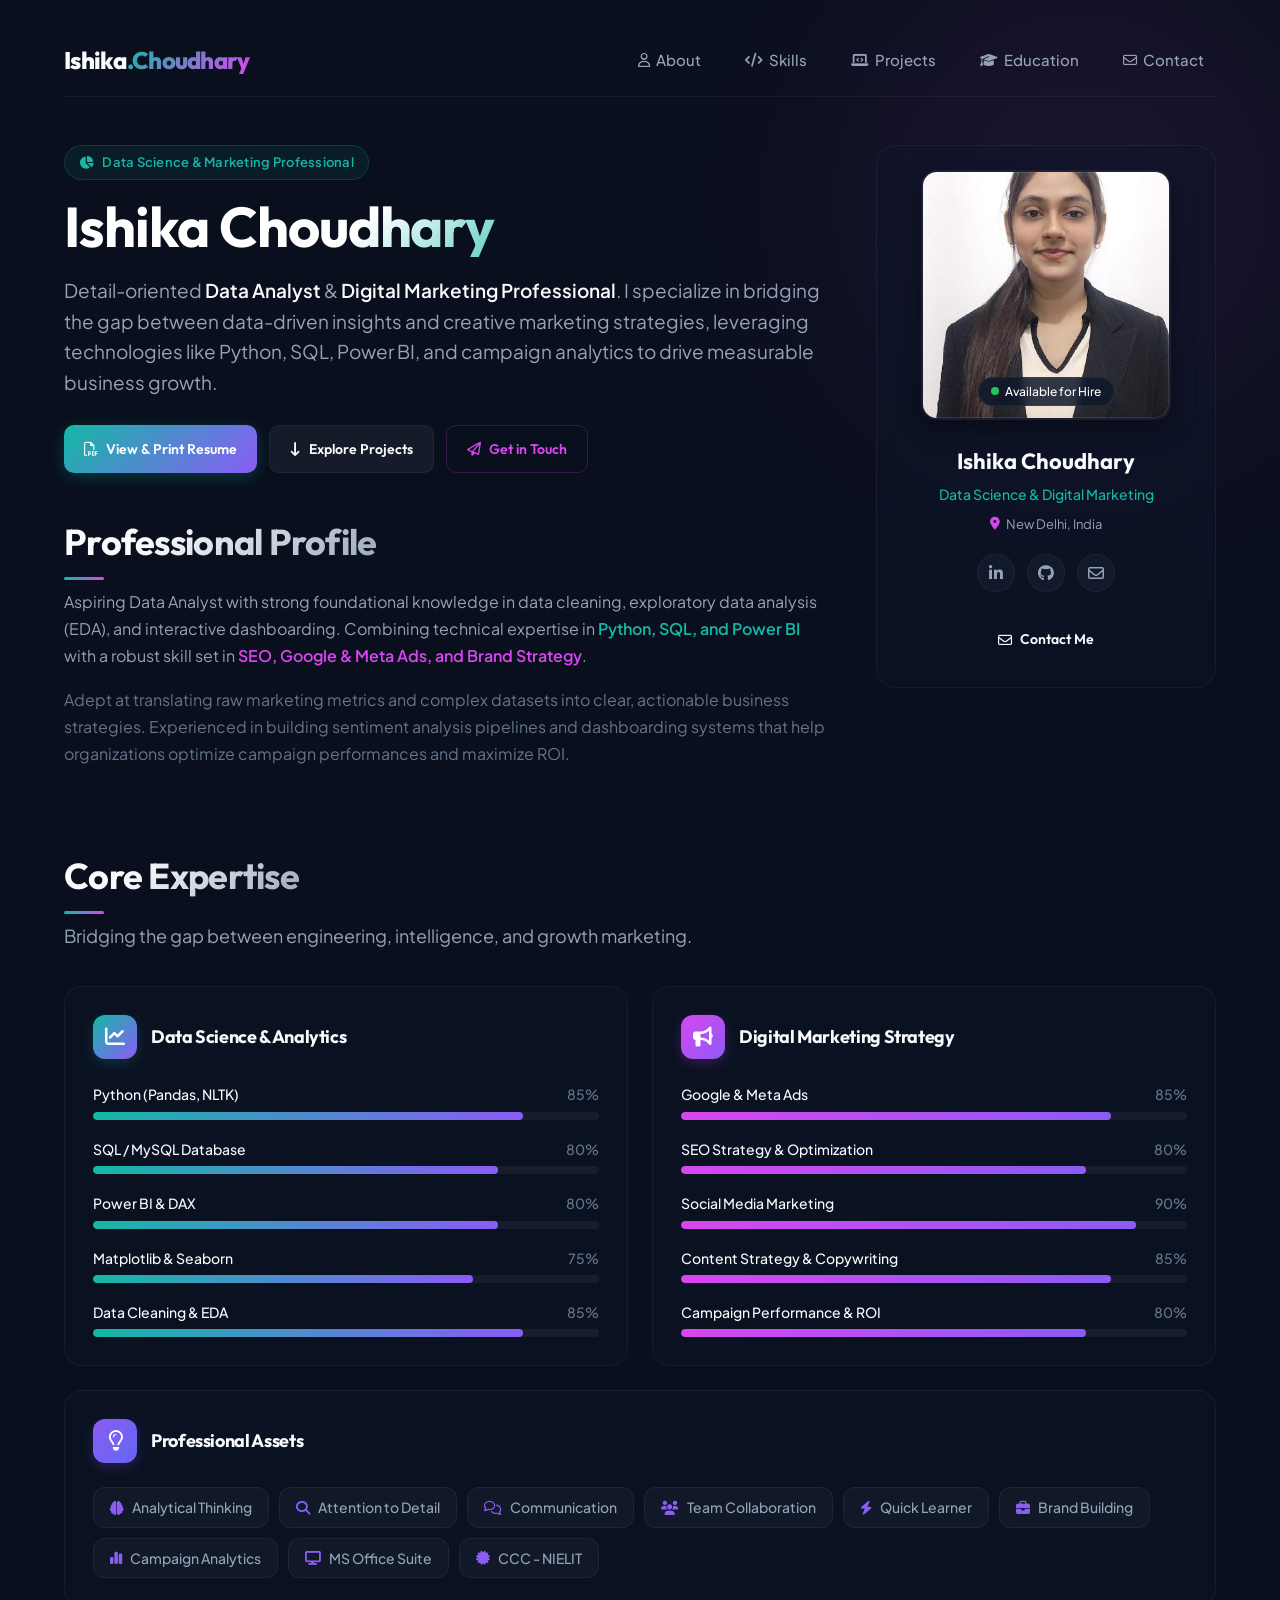
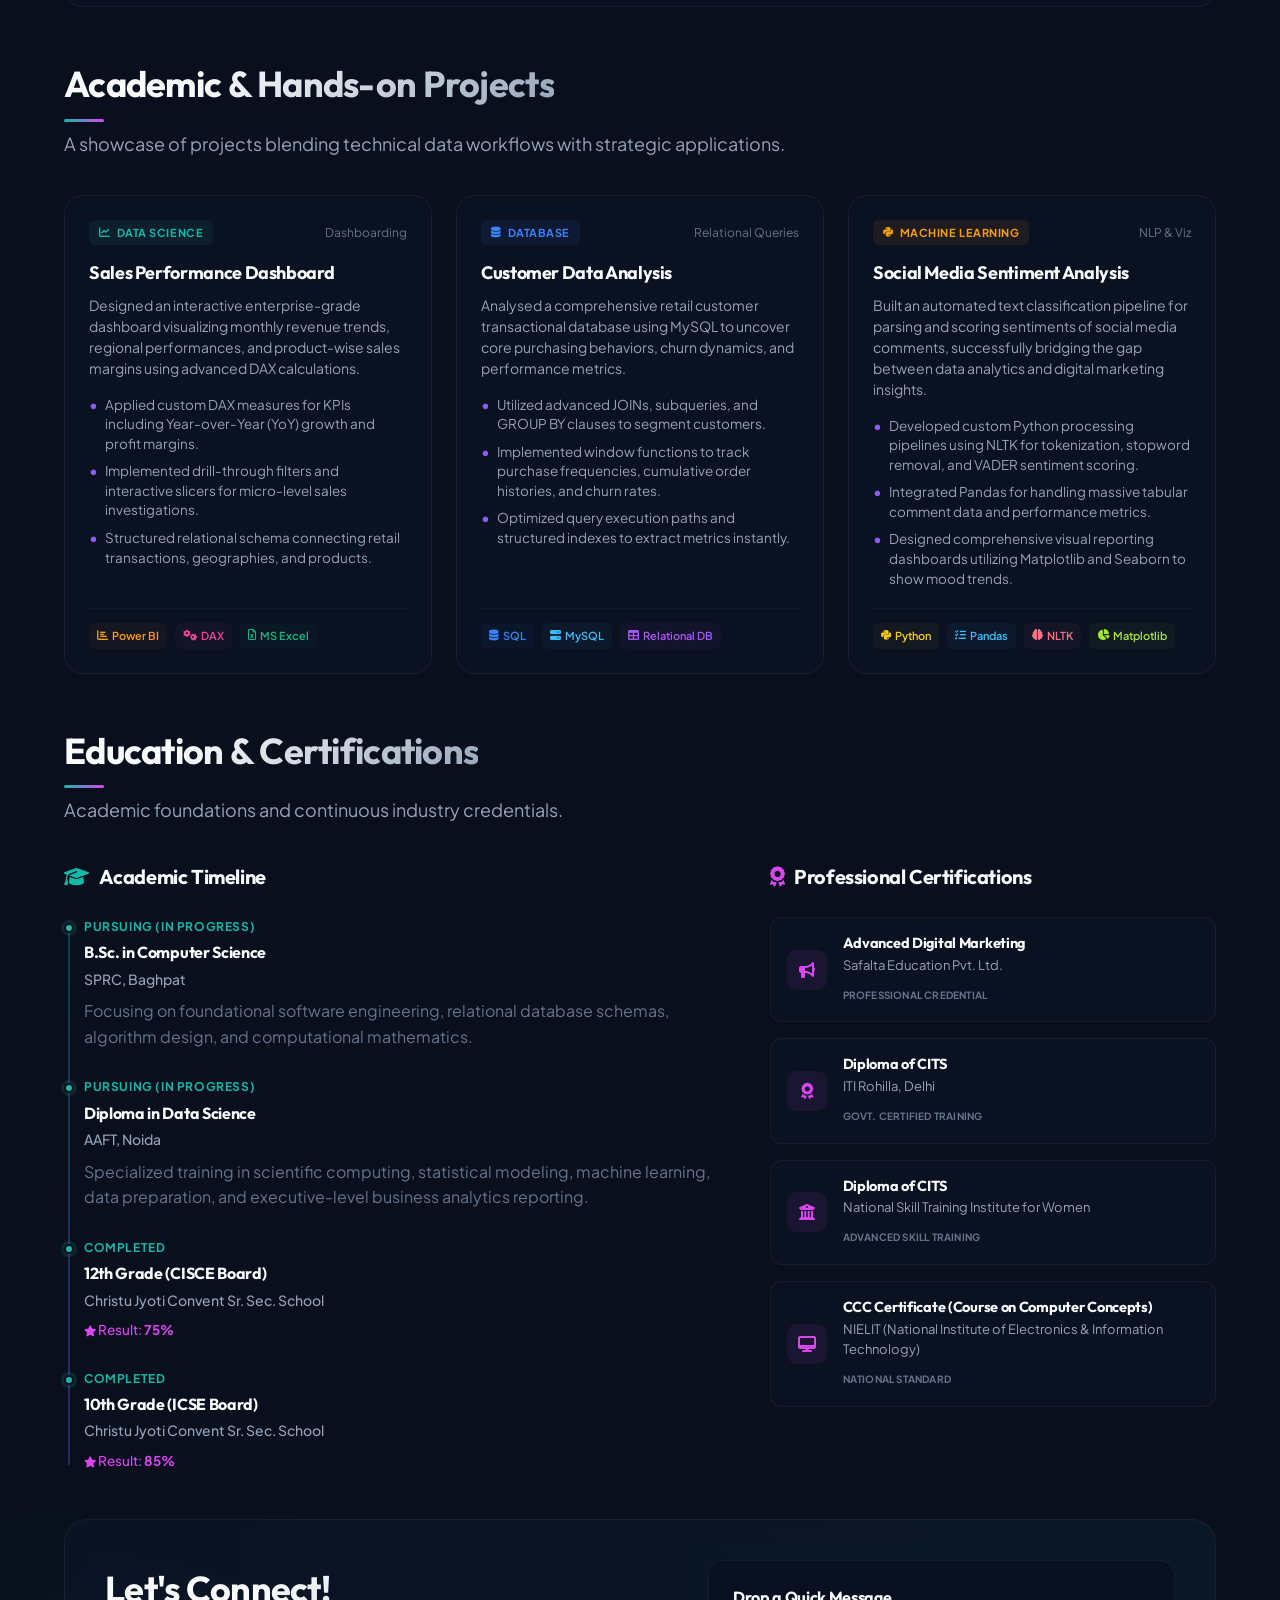
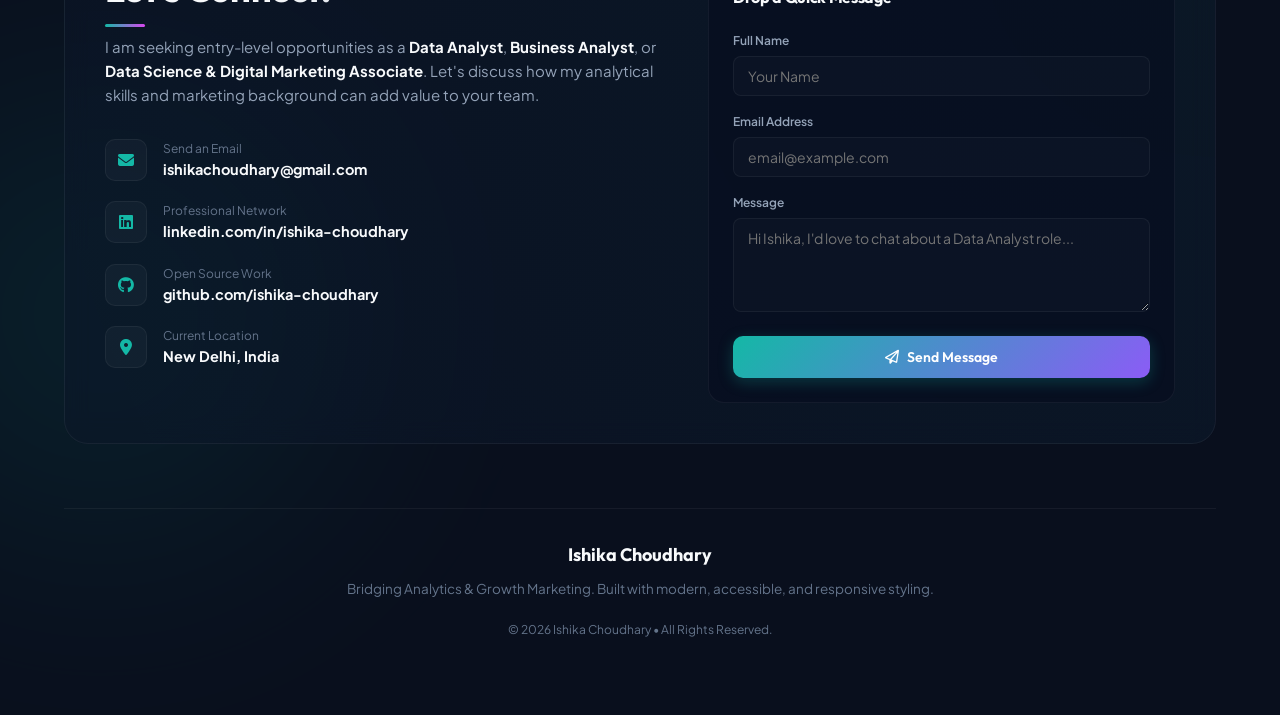
<file: index.html>
<!doctype html>
<html lang="en">

<head>
    <meta charset="utf-8" />
    <meta name="viewport" content="width=device-width,initial-scale=1" />
    <title>Ishika Choudhary — Data Science & Digital Marketing Professional</title>
    <meta name="description" content="Ishika Choudhary — Portfolio. Aspiring Data Analyst & Digital Marketing expert skilled in Python, SQL, Power BI, and campaign optimization." />
    
    <!-- Google Fonts for Premium Typography -->
    <link rel="preconnect" href="https://fonts.googleapis.com">
    <link rel="preconnect" href="https://fonts.gstatic.com" crossorigin>
    <link href="https://fonts.googleapis.com/css2?family=Plus+Jakarta+Sans:ital,wght@0,300;0,400;0,500;0,600;0,700;0,800;1,400;1,600&family=Outfit:wght@300;400;500;600;700;800&display=swap" rel="stylesheet">
    
    <link rel="stylesheet" href="portfolio.css">
    <link rel="stylesheet" href="https://cdnjs.cloudflare.com/ajax/libs/font-awesome/6.4.0/css/all.min.css">
</head>

<body>
    <!-- Background Glow Effects -->
    <div class="glow-bg glow-1" aria-hidden="true"></div>
    <div class="glow-bg glow-2" aria-hidden="true"></div>

    <div class="container">
        <header class="site-header">
            <div class="logo">
                <span class="logo-text">Ishika</span><span class="logo-accent">.Choudhary</span>
            </div>

            <nav class="main-nav" aria-label="Main navigation">
                <a href="#about"><i class="fa-regular fa-user"></i> About</a>
                <a href="#skills"><i class="fa-solid fa-code"></i> Skills</a>
                <a href="#projects"><i class="fa-solid fa-laptop-code"></i> Projects</a>
                <a href="#education"><i class="fa-solid fa-graduation-cap"></i> Education</a>
                <a href="#contact"><i class="fa-regular fa-envelope"></i> Contact</a>
            </nav>
        </header>

        <main>
            <!-- Hero Section -->
            <section class="hero">
                <div class="intro">
                    <div class="badge-container">
                        <span class="hero-badge"><i class="fa-solid fa-chart-pie"></i> Data Science & Marketing Professional</span>
                    </div>
                    <h1 class="name">Ishika Choudhary</h1>
                    <p class="lead">Detail-oriented <strong>Data Analyst</strong> & <strong>Digital Marketing Professional</strong>. I specialize in bridging the gap between data-driven insights and creative marketing strategies, leveraging technologies like Python, SQL, Power BI, and campaign analytics to drive measurable business growth.</p>

                    <div class="cta-group">
                        <button id="openResumeModal" class="btn btn-primary" aria-haspopup="dialog">
                            <i class="fa-regular fa-file-pdf"></i> View & Print Resume
                        </button>
                        <a class="btn btn-secondary" href="#projects">
                            <i class="fa-solid fa-arrow-down-long"></i> Explore Projects
                        </a>
                        <a class="btn btn-tertiary" href="#contact">
                            <i class="fa-regular fa-paper-plane"></i> Get in Touch
                        </a>
                    </div>

                    <section id="about" class="about" aria-labelledby="about-heading">
                        <h2 id="about-heading" class="section-title">Professional Profile</h2>
                        <p class="profile-desc">
                            Aspiring Data Analyst with strong foundational knowledge in data cleaning, exploratory data analysis (EDA), and interactive dashboarding. Combining technical expertise in <span class="highlight-ds">Python, SQL, and Power BI</span> with a robust skill set in <span class="highlight-mkt">SEO, Google & Meta Ads, and Brand Strategy</span>. 
                        </p>
                        <p class="profile-desc text-secondary">
                            Adept at translating raw marketing metrics and complex datasets into clear, actionable business strategies. Experienced in building sentiment analysis pipelines and dashboarding systems that help organizations optimize campaign performances and maximize ROI.
                        </p>
                    </section>
                </div>

                <!-- Profile Aside Card -->
                <aside class="card profile-card" aria-label="Profile card">
                    <div class="photo-wrap">
                        <img class="photo" src="176231223.jpg" alt="Ishika Choudhary" />
                        <div class="ring" aria-hidden="true"></div>
                        <div class="photo-badge"><span class="pulse-dot"></span> Available for Hire</div>
                    </div>

                    <div class="profile-meta">
                        <strong class="profile-name">Ishika Choudhary</strong>
                        <div class="profile-role">Data Science & Digital Marketing</div>
                        <div class="profile-location"><i class="fa-solid fa-location-dot"></i> New Delhi, India</div>

                        <div class="profile-socials">
                            <a class="social-icon" href="https://linkedin.com/in/ishika-choudhary" target="_blank" rel="noopener" aria-label="LinkedIn Profile">
                                <i class="fa-brands fa-linkedin-in"></i>
                            </a>
                            <a class="social-icon" href="https://github.com/ishika-choudhary" target="_blank" rel="noopener" aria-label="GitHub Profile">
                                <i class="fa-brands fa-github"></i>
                            </a>
                            <a class="social-icon" href="mailto:ishikachoudhary@gmail.com" aria-label="Send Email">
                                <i class="fa-regular fa-envelope"></i>
                            </a>
                        </div>
                        
                        <div class="profile-action">
                            <a class="btn btn-full" href="mailto:ishikachoudhary@gmail.com">
                                <i class="fa-regular fa-envelope"></i> Contact Me
                            </a>
                        </div>
                    </div>
                </aside>
            </section>

            <!-- Skills Section -->
            <section id="skills" class="section skills-section" aria-labelledby="skills-heading">
                <div class="section-header">
                    <h2 id="skills-heading" class="section-title">Core Expertise</h2>
                    <p class="section-subtitle">Bridging the gap between engineering, intelligence, and growth marketing.</p>
                </div>
                
                <div class="skills-category-grid">
                    <!-- Technical / Data Science Skills -->
                    <div class="skills-card tech-skills">
                        <div class="card-header">
                            <div class="card-icon ds-icon"><i class="fa-solid fa-chart-line"></i></div>
                            <h3>Data Science & Analytics</h3>
                        </div>
                        <div class="skills-list">
                            <div class="skill-item">
                                <div class="skill-info">
                                    <span>Python (Pandas, NLTK)</span>
                                    <span class="skill-val">85%</span>
                                </div>
                                <div class="bar-track"><div class="bar-fill" style="width: 85%"></div></div>
                            </div>
                            <div class="skill-item">
                                <div class="skill-info">
                                    <span>SQL / MySQL Database</span>
                                    <span class="skill-val">80%</span>
                                </div>
                                <div class="bar-track"><div class="bar-fill" style="width: 80%"></div></div>
                            </div>
                            <div class="skill-item">
                                <div class="skill-info">
                                    <span>Power BI & DAX</span>
                                    <span class="skill-val">80%</span>
                                </div>
                                <div class="bar-track"><div class="bar-fill" style="width: 80%"></div></div>
                            </div>
                            <div class="skill-item">
                                <div class="skill-info">
                                    <span>Matplotlib & Seaborn</span>
                                    <span class="skill-val">75%</span>
                                </div>
                                <div class="bar-track"><div class="bar-fill" style="width: 75%"></div></div>
                            </div>
                            <div class="skill-item">
                                <div class="skill-info">
                                    <span>Data Cleaning & EDA</span>
                                    <span class="skill-val">85%</span>
                                </div>
                                <div class="bar-track"><div class="bar-fill" style="width: 85%"></div></div>
                            </div>
                        </div>
                    </div>

                    <!-- Digital Marketing Skills -->
                    <div class="skills-card marketing-skills">
                        <div class="card-header">
                            <div class="card-icon mkt-icon"><i class="fa-solid fa-bullhorn"></i></div>
                            <h3>Digital Marketing Strategy</h3>
                        </div>
                        <div class="skills-list">
                            <div class="skill-item">
                                <div class="skill-info">
                                    <span>Google & Meta Ads</span>
                                    <span class="skill-val">85%</span>
                                </div>
                                <div class="bar-track"><div class="bar-fill" style="width: 85%"></div></div>
                            </div>
                            <div class="skill-item">
                                <div class="skill-info">
                                    <span>SEO Strategy & Optimization</span>
                                    <span class="skill-val">80%</span>
                                </div>
                                <div class="bar-track"><div class="bar-fill" style="width: 80%"></div></div>
                            </div>
                            <div class="skill-item">
                                <div class="skill-info">
                                    <span>Social Media Marketing</span>
                                    <span class="skill-val">90%</span>
                                </div>
                                <div class="bar-track"><div class="bar-fill" style="width: 90%"></div></div>
                            </div>
                            <div class="skill-item">
                                <div class="skill-info">
                                    <span>Content Strategy & Copywriting</span>
                                    <span class="skill-val">85%</span>
                                </div>
                                <div class="bar-track"><div class="bar-fill" style="width: 85%"></div></div>
                            </div>
                            <div class="skill-item">
                                <div class="skill-info">
                                    <span>Campaign Performance & ROI</span>
                                    <span class="skill-val">80%</span>
                                </div>
                                <div class="bar-track"><div class="bar-fill" style="width: 80%"></div></div>
                            </div>
                        </div>
                    </div>

                    <!-- Soft Skills -->
                    <div class="skills-card soft-skills">
                        <div class="card-header">
                            <div class="card-icon soft-icon"><i class="fa-regular fa-lightbulb"></i></div>
                            <h3>Professional Assets</h3>
                        </div>
                        <div class="tag-cloud">
                            <span class="skill-badge"><i class="fa-solid fa-brain"></i> Analytical Thinking</span>
                            <span class="skill-badge"><i class="fa-solid fa-magnifying-glass"></i> Attention to Detail</span>
                            <span class="skill-badge"><i class="fa-regular fa-comments"></i> Communication</span>
                            <span class="skill-badge"><i class="fa-solid fa-users"></i> Team Collaboration</span>
                            <span class="skill-badge"><i class="fa-solid fa-bolt"></i> Quick Learner</span>
                            <span class="skill-badge"><i class="fa-solid fa-briefcase"></i> Brand Building</span>
                            <span class="skill-badge"><i class="fa-solid fa-chart-simple"></i> Campaign Analytics</span>
                            <span class="skill-badge"><i class="fa-solid fa-display"></i> MS Office Suite</span>
                            <span class="skill-badge"><i class="fa-solid fa-certificate"></i> CCC - NIELIT</span>
                        </div>
                    </div>
                </div>
            </section>

            <!-- Projects Section -->
            <section id="projects" class="section" aria-labelledby="projects-heading">
                <div class="section-header">
                    <h2 id="projects-heading" class="section-title">Academic & Hands-on Projects</h2>
                    <p class="section-subtitle">A showcase of projects blending technical data workflows with strategic applications.</p>
                </div>

                <div class="grid projects-grid">
                    <!-- Project 1 -->
                    <article class="proj">
                        <div class="proj-meta">
                            <span class="proj-category ds-badge"><i class="fa-solid fa-chart-line"></i> Data Science</span>
                            <span class="proj-type">Dashboarding</span>
                        </div>
                        <h3>Sales Performance Dashboard</h3>
                        <p class="muted">Designed an interactive enterprise-grade dashboard visualizing monthly revenue trends, regional performances, and product-wise sales margins using advanced DAX calculations.</p>
                        
                        <div class="proj-details">
                            <ul class="proj-bullets">
                                <li>Applied custom DAX measures for KPIs including Year-over-Year (YoY) growth and profit margins.</li>
                                <li>Implemented drill-through filters and interactive slicers for micro-level sales investigations.</li>
                                <li>Structured relational schema connecting retail transactions, geographies, and products.</li>
                            </ul>
                        </div>
                        
                        <div class="tags">
                            <span class="tag tag-pb"><i class="fa-solid fa-chart-bar"></i> Power BI</span>
                            <span class="tag tag-dax"><i class="fa-solid fa-gears"></i> DAX</span>
                            <span class="tag tag-ex"><i class="fa-regular fa-file-excel"></i> MS Excel</span>
                        </div>
                    </article>

                    <!-- Project 2 -->
                    <article class="proj">
                        <div class="proj-meta">
                            <span class="proj-category sql-badge"><i class="fa-solid fa-database"></i> Database</span>
                            <span class="proj-type">Relational Queries</span>
                        </div>
                        <h3>Customer Data Analysis</h3>
                        <p class="muted">Analysed a comprehensive retail customer transactional database using MySQL to uncover core purchasing behaviors, churn dynamics, and performance metrics.</p>
                        
                        <div class="proj-details">
                            <ul class="proj-bullets">
                                <li>Utilized advanced JOINs, subqueries, and GROUP BY clauses to segment customers.</li>
                                <li>Implemented window functions to track purchase frequencies, cumulative order histories, and churn rates.</li>
                                <li>Optimized query execution paths and structured indexes to extract metrics instantly.</li>
                            </ul>
                        </div>

                        <div class="tags">
                            <span class="tag tag-sql"><i class="fa-solid fa-database"></i> SQL</span>
                            <span class="tag tag-mysql"><i class="fa-solid fa-server"></i> MySQL</span>
                            <span class="tag tag-db"><i class="fa-solid fa-table"></i> Relational DB</span>
                        </div>
                    </article>

                    <!-- Project 3 -->
                    <article class="proj">
                        <div class="proj-meta">
                            <span class="proj-category python-badge"><i class="fa-brands fa-python"></i> Machine Learning</span>
                            <span class="proj-type">NLP & Viz</span>
                        </div>
                        <h3>Social Media Sentiment Analysis</h3>
                        <p class="muted">Built an automated text classification pipeline for parsing and scoring sentiments of social media comments, successfully bridging the gap between data analytics and digital marketing insights.</p>
                        
                        <div class="proj-details">
                            <ul class="proj-bullets">
                                <li>Developed custom Python processing pipelines using NLTK for tokenization, stopword removal, and VADER sentiment scoring.</li>
                                <li>Integrated Pandas for handling massive tabular comment data and performance metrics.</li>
                                <li>Designed comprehensive visual reporting dashboards utilizing Matplotlib and Seaborn to show mood trends.</li>
                            </ul>
                        </div>

                        <div class="tags">
                            <span class="tag tag-py"><i class="fa-brands fa-python"></i> Python</span>
                            <span class="tag tag-pandas"><i class="fa-solid fa-list-check"></i> Pandas</span>
                            <span class="tag tag-nltk"><i class="fa-solid fa-brain"></i> NLTK</span>
                            <span class="tag tag-plt"><i class="fa-solid fa-chart-pie"></i> Matplotlib</span>
                        </div>
                    </article>
                </div>
            </section>

            <!-- Education & Certifications Section -->
            <section id="education" class="section education-section" aria-labelledby="edu-heading">
                <div class="section-header">
                    <h2 id="edu-heading" class="section-title">Education & Certifications</h2>
                    <p class="section-subtitle">Academic foundations and continuous industry credentials.</p>
                </div>

                <div class="edu-cert-grid">
                    <!-- Education Column -->
                    <div class="timeline-column">
                        <h3><i class="fa-solid fa-graduation-cap"></i> Academic Timeline</h3>
                        <div class="timeline">
                            <div class="timeline-item">
                                <div class="timeline-dot"></div>
                                <div class="timeline-time">Pursuing (In Progress)</div>
                                <h4>B.Sc. in Computer Science</h4>
                                <p class="timeline-org">SPRC, Baghpat</p>
                                <p class="timeline-desc text-secondary">Focusing on foundational software engineering, relational database schemas, algorithm design, and computational mathematics.</p>
                            </div>
                            
                            <div class="timeline-item">
                                <div class="timeline-dot"></div>
                                <div class="timeline-time">Pursuing (In Progress)</div>
                                <h4>Diploma in Data Science</h4>
                                <p class="timeline-org">AAFT, Noida</p>
                                <p class="timeline-desc text-secondary">Specialized training in scientific computing, statistical modeling, machine learning, data preparation, and executive-level business analytics reporting.</p>
                            </div>

                            <div class="timeline-item">
                                <div class="timeline-dot"></div>
                                <div class="timeline-time">Completed</div>
                                <h4>12th Grade (CISCE Board)</h4>
                                <p class="timeline-org">Christu Jyoti Convent Sr. Sec. School</p>
                                <p class="timeline-score"><i class="fa-solid fa-star"></i> Result: <strong>75%</strong></p>
                            </div>

                            <div class="timeline-item">
                                <div class="timeline-dot"></div>
                                <div class="timeline-time">Completed</div>
                                <h4>10th Grade (ICSE Board)</h4>
                                <p class="timeline-org">Christu Jyoti Convent Sr. Sec. School</p>
                                <p class="timeline-score"><i class="fa-solid fa-star"></i> Result: <strong>85%</strong></p>
                            </div>
                        </div>
                    </div>

                    <!-- Certifications Column -->
                    <div class="certifications-column">
                        <h3><i class="fa-solid fa-award"></i> Professional Certifications</h3>
                        <div class="certs-list">
                            <div class="cert-card">
                                <div class="cert-icon"><i class="fa-solid fa-bullhorn"></i></div>
                                <div class="cert-details">
                                    <h4>Advanced Digital Marketing</h4>
                                    <p class="cert-org">Safalta Education Pvt. Ltd.</p>
                                    <span class="cert-badge">Professional Credential</span>
                                </div>
                            </div>

                            <div class="cert-card">
                                <div class="cert-icon"><i class="fa-solid fa-award"></i></div>
                                <div class="cert-details">
                                    <h4>Diploma of CITS</h4>
                                    <p class="cert-org">ITI Rohilla, Delhi</p>
                                    <span class="cert-badge">Govt. Certified Training</span>
                                </div>
                            </div>

                            <div class="cert-card">
                                <div class="cert-icon"><i class="fa-solid fa-building-columns"></i></div>
                                <div class="cert-details">
                                    <h4>Diploma of CITS</h4>
                                    <p class="cert-org">National Skill Training Institute for Women</p>
                                    <span class="cert-badge">Advanced Skill Training</span>
                                </div>
                            </div>

                            <div class="cert-card">
                                <div class="cert-icon"><i class="fa-solid fa-desktop"></i></div>
                                <div class="cert-details">
                                    <h4>CCC Certificate (Course on Computer Concepts)</h4>
                                    <p class="cert-org">NIELIT (National Institute of Electronics & Information Technology)</p>
                                    <span class="cert-badge">National standard</span>
                                </div>
                            </div>
                        </div>
                    </div>
                </div>
            </section>

            <!-- Contact Section -->
            <section id="contact" class="section contact-section" aria-labelledby="contact-heading">
                <div class="card contact-card">
                    <div class="contact-info-panel">
                        <h2 id="contact-heading" class="section-title">Let's Connect!</h2>
                        <p class="contact-lead">I am seeking entry-level opportunities as a <strong>Data Analyst</strong>, <strong>Business Analyst</strong>, or <strong>Data Science & Digital Marketing Associate</strong>. Let's discuss how my analytical skills and marketing background can add value to your team.</p>
                        
                        <div class="contact-details-list">
                            <div class="contact-item">
                                <div class="contact-icon"><i class="fa-solid fa-envelope"></i></div>
                                <div class="contact-text">
                                    <span>Send an Email</span>
                                    <strong><a href="mailto:ishikachoudhary@gmail.com">ishikachoudhary@gmail.com</a></strong>
                                </div>
                            </div>
                            
                            <div class="contact-item">
                                <div class="contact-icon"><i class="fa-brands fa-linkedin"></i></div>
                                <div class="contact-text">
                                    <span>Professional Network</span>
                                    <strong><a href="https://linkedin.com/in/ishika-choudhary" target="_blank" rel="noopener">linkedin.com/in/ishika-choudhary</a></strong>
                                </div>
                            </div>
                            
                            <div class="contact-item">
                                <div class="contact-icon"><i class="fa-brands fa-github"></i></div>
                                <div class="contact-text">
                                    <span>Open Source Work</span>
                                    <strong><a href="https://github.com/ishika-choudhary" target="_blank" rel="noopener">github.com/ishika-choudhary</a></strong>
                                </div>
                            </div>

                            <div class="contact-item">
                                <div class="contact-icon"><i class="fa-solid fa-location-dot"></i></div>
                                <div class="contact-text">
                                    <span>Current Location</span>
                                    <strong>New Delhi, India</strong>
                                </div>
                            </div>
                        </div>
                    </div>

                    <!-- Contact Form Simulation -->
                    <div class="contact-form-panel">
                        <h3>Drop a Quick Message</h3>
                        <form id="contactForm" class="contact-form" onsubmit="event.preventDefault(); alert('Thank you for reaching out! Ishika will get back to you shortly.'); this.reset();">
                            <div class="form-group">
                                <label for="form_name">Full Name</label>
                                <input type="text" id="form_name" placeholder="Your Name" required />
                            </div>
                            <div class="form-group">
                                <label for="form_email">Email Address</label>
                                <input type="email" id="form_email" placeholder="email@example.com" required />
                            </div>
                            <div class="form-group">
                                <label for="form_message">Message</label>
                                <textarea id="form_message" rows="4" placeholder="Hi Ishika, I'd love to chat about a Data Analyst role..." required></textarea>
                            </div>
                            <button type="submit" class="btn btn-primary btn-submit">
                                <i class="fa-regular fa-paper-plane"></i> Send Message
                            </button>
                        </form>
                    </div>
                </div>
            </section>
        </main>

        <footer class="site-footer">
            <div class="footer-content">
                <div class="footer-logo">Ishika Choudhary</div>
                <p class="muted">Bridging Analytics & Growth Marketing. Built with modern, accessible, and responsive styling.</p>
                <div class="copyright">© 2026 Ishika Choudhary • All Rights Reserved.</div>
            </div>
        </footer>
    </div>

    <!-- Resume Modal (Beautifully Structured Interactive & Printable HTML Resume) -->
    <div id="resumeModal" class="modal-backdrop hidden" role="dialog" aria-modal="true" aria-label="Resume viewer">
        <div class="modal" role="document">
            <header class="modal-header">
                <div class="modal-title"><i class="fa-regular fa-id-badge"></i> Resume — Ishika Choudhary</div>
                <div class="modal-actions">
                    <button id="printResumeBtn" class="btn btn-print"><i class="fa-solid fa-print"></i> Print / Save PDF</button>
                    <button id="closeModal" class="close-btn" aria-label="Close resume viewer">✕ Close</button>
                </div>
            </header>
            
            <div class="modal-body printable-area">
                <!-- Styled HTML Resume Sheet -->
                <div class="resume-sheet">
                    <!-- Sheet Header -->
                    <div class="sheet-header">
                        <div class="sheet-main-info">
                            <h1>ISHIKA CHOUDHARY</h1>
                            <div class="sheet-subtitle">Data Science & Digital Marketing Professional</div>
                        </div>
                        <div class="sheet-contact-info">
                            <div><i class="fa-solid fa-location-dot"></i> New Delhi, India</div>
                            <div><i class="fa-solid fa-envelope"></i> ishikachoudhary@gmail.com</div>
                            <div><i class="fa-brands fa-linkedin"></i> linkedin.com/in/ishika-choudhary</div>
                            <div><i class="fa-brands fa-github"></i> github.com/ishika-choudhary</div>
                        </div>
                    </div>

                    <div class="sheet-grid">
                        <!-- Left Side: Profile, Technical, Soft Skills, Certifications -->
                        <div class="sheet-left">
                            <div class="sheet-section">
                                <h3 class="sheet-section-title">PROFILE</h3>
                                <p class="sheet-text">
                                    Detail-oriented aspiring Data Analyst with foundational experience in Python, SQL, Power BI, and exploratory data analysis. Pursuing B.Sc. in Computer Science and Diploma in Data Science, with hands-on academic project experience in dashboarding, SQL analytics, and NLP-based sentiment analysis. Adept at cleaning, analyzing, and visualizing data to generate actionable business insights. Seeking entry-level Data Analyst / Business Analyst / Data Science opportunities.
                                </p>
                            </div>

                            <div class="sheet-section">
                                <h3 class="sheet-section-title">TECHNICAL SKILLS</h3>
                                <ul class="sheet-list">
                                    <li>Data Science (Diploma)</li>
                                    <li>Python — Pandas, NLTK</li>
                                    <li>Power BI & DAX</li>
                                    <li>SQL / MySQL</li>
                                    <li>Matplotlib / Seaborn</li>
                                    <li>MS Office Suite</li>
                                    <li>CCC — NIELIT</li>
                                </ul>
                            </div>

                            <div class="sheet-section">
                                <h3 class="sheet-section-title">MARKETING SKILLS</h3>
                                <ul class="sheet-list">
                                    <li>Social Media Ads</li>
                                    <li>SEO Strategy</li>
                                    <li>Google & Meta Ads</li>
                                    <li>Content Strategy</li>
                                    <li>Campaign Analytics</li>
                                    <li>Brand Building</li>
                                </ul>
                            </div>

                            <div class="sheet-section">
                                <h3 class="sheet-section-title">CERTIFICATIONS</h3>
                                <ul class="sheet-list">
                                    <li>Adv. Digital Marketing — Safalta Education Pvt. Ltd.</li>
                                    <li>Diploma of CITS — ITI Rohilla, Delhi</li>
                                    <li>Diploma of CITS — National Skill Institute of Women</li>
                                    <li>CCC — NIELIT</li>
                                </ul>
                            </div>

                            <div class="sheet-section">
                                <h3 class="sheet-section-title">SOFT SKILLS</h3>
                                <ul class="sheet-list">
                                    <li>Analytical Thinking</li>
                                    <li>Attention to Detail</li>
                                    <li>Communication</li>
                                    <li>Team Collaboration</li>
                                    <li>Quick Learner</li>
                                </ul>
                            </div>
                        </div>

                        <!-- Right Side: Education, Projects, Declaration -->
                        <div class="sheet-right">
                            <div class="sheet-section">
                                <h3 class="sheet-section-title">EDUCATION</h3>
                                
                                <div class="sheet-item">
                                    <div class="sheet-item-header">
                                        <strong>B.Sc. Computer Science</strong>
                                        <span>In Progress</span>
                                    </div>
                                    <div class="sheet-item-sub">SPRC, Baghpat (Pursuing)</div>
                                </div>

                                <div class="sheet-item">
                                    <div class="sheet-item-header">
                                        <strong>Diploma in Data Science</strong>
                                        <span>In Progress</span>
                                    </div>
                                    <div class="sheet-item-sub">AAFT, Noida (Pursuing)</div>
                                </div>

                                <div class="sheet-item">
                                    <div class="sheet-item-header">
                                        <strong>12th Grade — CISCE Board</strong>
                                        <span>Score: 75%</span>
                                    </div>
                                    <div class="sheet-item-sub">Christu Jyoti Convent Sr. Sec. School</div>
                                </div>

                                <div class="sheet-item">
                                    <div class="sheet-item-header">
                                        <strong>10th Grade — ICSE Board</strong>
                                        <span>Score: 85%</span>
                                    </div>
                                    <div class="sheet-item-sub">Christu Jyoti Convent Sr. Sec. School</div>
                                </div>
                            </div>

                            <div class="sheet-section">
                                <h3 class="sheet-section-title">PROJECTS</h3>

                                <div class="sheet-project-item">
                                    <div class="sheet-item-header">
                                        <strong>Sales Performance Dashboard</strong>
                                    </div>
                                    <div class="sheet-project-tech">Power BI · DAX · Excel</div>
                                    <p class="sheet-project-desc">Designed an interactive dashboard visualizing monthly revenue trends, regional performance, and product-wise sales. Applied DAX measures for KPIs including YoY growth and profit margin with drill-through filters.</p>
                                </div>

                                <div class="sheet-project-item">
                                    <div class="sheet-item-header">
                                        <strong>Customer Data Analysis</strong>
                                    </div>
                                    <div class="sheet-project-tech">SQL · MySQL</div>
                                    <p class="sheet-project-desc">Analysed a retail customer dataset using JOINs, subqueries, GROUP BY, and window functions to uncover purchase behaviour, churn patterns, and top-selling product categories.</p>
                                </div>

                                <div class="sheet-project-item">
                                    <div class="sheet-item-header">
                                        <strong>Social Media Sentiment Analysis</strong>
                                    </div>
                                    <div class="sheet-project-tech">Python · Pandas · NLTK · Matplotlib</div>
                                    <p class="sheet-project-desc">Built a sentiment classification pipeline for social media comments. Used NLTK for tokenisation and scoring, Matplotlib/Seaborn for visual reporting — bridging data science with digital marketing insight.</p>
                                </div>
                            </div>

                            <div class="sheet-section">
                                <h3 class="sheet-section-title">DECLARATION</h3>
                                <p class="sheet-text italic">
                                    I hereby declare that the information furnished above is true and correct to the best of my knowledge and belief.
                                </p>
                                <div class="sheet-declaration-footer">
                                    <div>
                                        <strong>Ishika Choudhary</strong>
                                    </div>
                                    <div class="sheet-declaration-date-place">
                                        <span>Date: _________</span>
                                        <span>Place: New Delhi</span>
                                    </div>
                                </div>
                            </div>
                        </div>
                    </div>
                </div>
            </div>
        </div>
    </div>

    <script src="portfolio.js"></script>
</body>

</html>
</file>
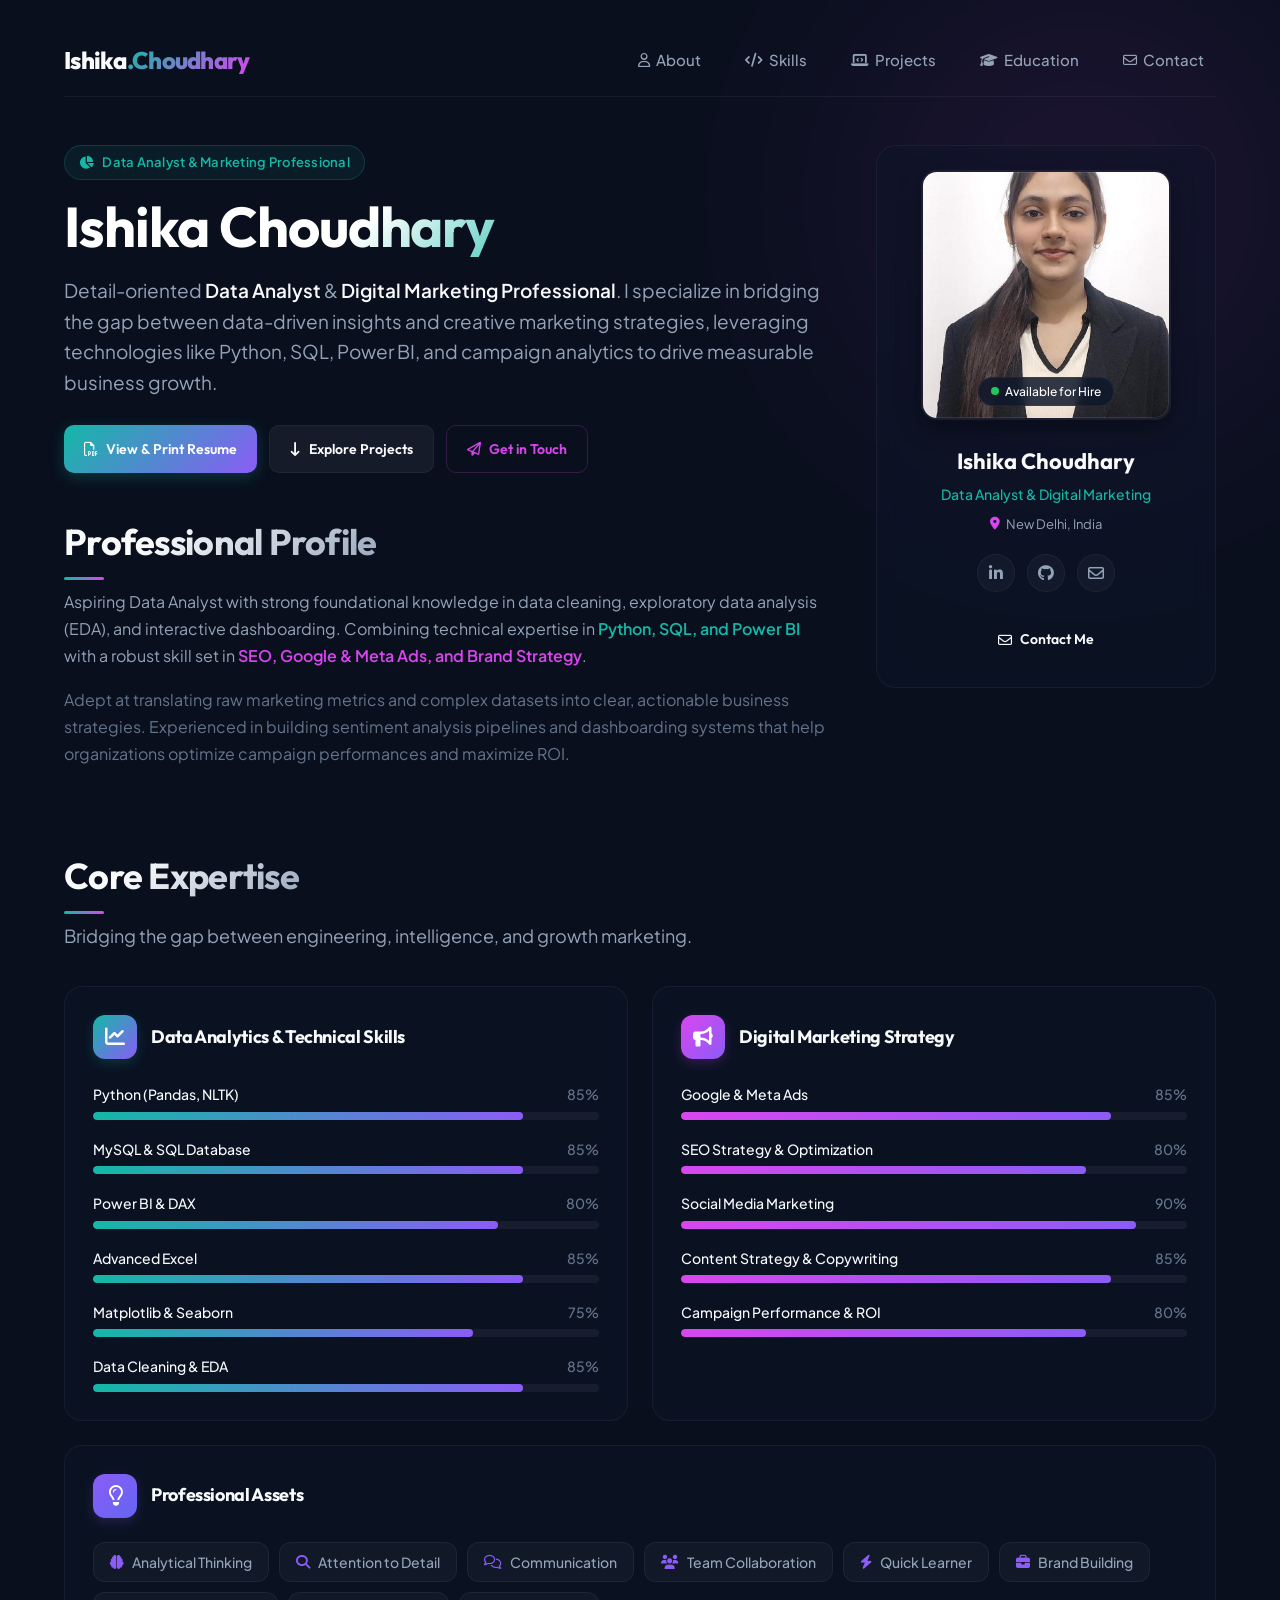
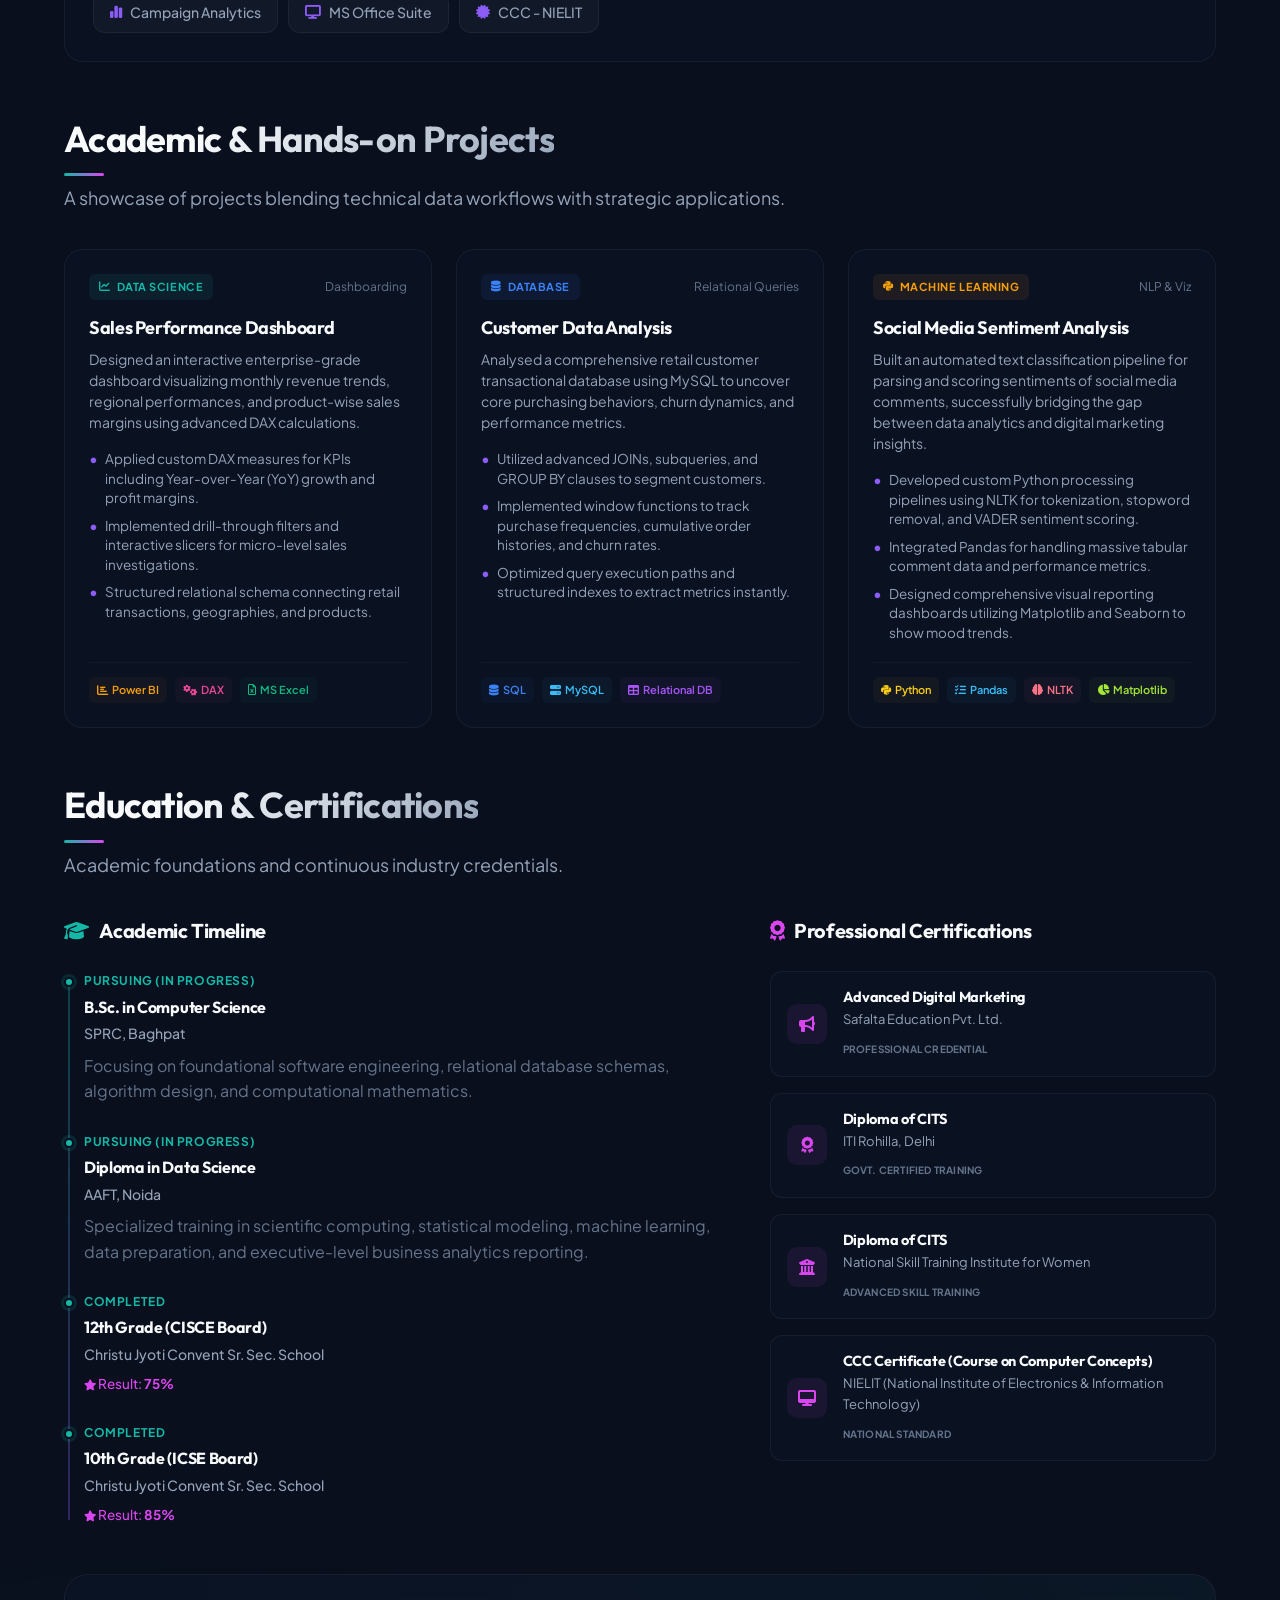
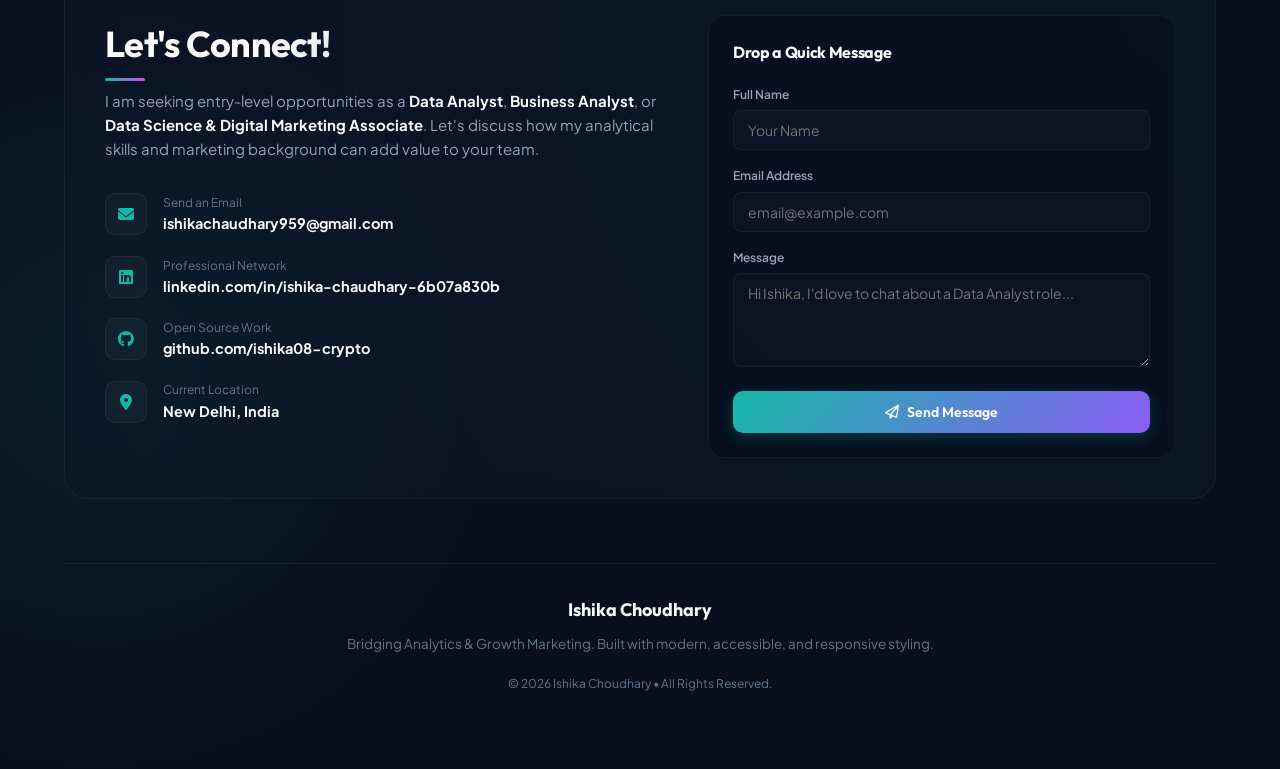
<file: ishika-portfolio/index.html>
<!doctype html>
<html lang="en">

<head>
    <meta charset="utf-8" />
    <meta name="viewport" content="width=device-width,initial-scale=1" />
    <title>Ishika Choudhary — Data Analyst & Digital Marketing Professional</title>
    <meta name="description" content="Ishika Choudhary — Portfolio. Aspiring Data Analyst & Digital Marketing expert skilled in Python, SQL, Power BI, and campaign optimization." />
    
    <!-- Google Fonts for Premium Typography -->
    <link rel="preconnect" href="https://fonts.googleapis.com">
    <link rel="preconnect" href="https://fonts.gstatic.com" crossorigin>
    <link href="https://fonts.googleapis.com/css2?family=Plus+Jakarta+Sans:ital,wght@0,300;0,400;0,500;0,600;0,700;0,800;1,400;1,600&family=Outfit:wght@300;400;500;600;700;800&display=swap" rel="stylesheet">
    
    <link rel="stylesheet" href="portfolio.css">
    <link rel="stylesheet" href="https://cdnjs.cloudflare.com/ajax/libs/font-awesome/6.4.0/css/all.min.css">
</head>

<body>
    <!-- Background Glow Effects -->
    <div class="glow-bg glow-1" aria-hidden="true"></div>
    <div class="glow-bg glow-2" aria-hidden="true"></div>

    <div class="container">
        <header class="site-header">
            <div class="logo">
                <span class="logo-text">Ishika</span><span class="logo-accent">.Choudhary</span>
            </div>

            <nav class="main-nav" aria-label="Main navigation">
                <a href="#about"><i class="fa-regular fa-user"></i> About</a>
                <a href="#skills"><i class="fa-solid fa-code"></i> Skills</a>
                <a href="#projects"><i class="fa-solid fa-laptop-code"></i> Projects</a>
                <a href="#education"><i class="fa-solid fa-graduation-cap"></i> Education</a>
                <a href="#contact"><i class="fa-regular fa-envelope"></i> Contact</a>
            </nav>
        </header>

        <main>
            <!-- Hero Section -->
            <section class="hero">
                <div class="intro">
                    <div class="badge-container">
                        <span class="hero-badge"><i class="fa-solid fa-chart-pie"></i> Data Analyst & Marketing Professional</span>
                    </div>
                    <h1 class="name">Ishika Choudhary</h1>
                    <p class="lead">Detail-oriented <strong>Data Analyst</strong> & <strong>Digital Marketing Professional</strong>. I specialize in bridging the gap between data-driven insights and creative marketing strategies, leveraging technologies like Python, SQL, Power BI, and campaign analytics to drive measurable business growth.</p>

                    <div class="cta-group">
                        <button id="openResumeModal" class="btn btn-primary" aria-haspopup="dialog">
                            <i class="fa-regular fa-file-pdf"></i> View & Print Resume
                        </button>
                        <a class="btn btn-secondary" href="#projects">
                            <i class="fa-solid fa-arrow-down-long"></i> Explore Projects
                        </a>
                        <a class="btn btn-tertiary" href="#contact">
                            <i class="fa-regular fa-paper-plane"></i> Get in Touch
                        </a>
                    </div>

                    <section id="about" class="about" aria-labelledby="about-heading">
                        <h2 id="about-heading" class="section-title">Professional Profile</h2>
                        <p class="profile-desc">
                            Aspiring Data Analyst with strong foundational knowledge in data cleaning, exploratory data analysis (EDA), and interactive dashboarding. Combining technical expertise in <span class="highlight-ds">Python, SQL, and Power BI</span> with a robust skill set in <span class="highlight-mkt">SEO, Google & Meta Ads, and Brand Strategy</span>. 
                        </p>
                        <p class="profile-desc text-secondary">
                            Adept at translating raw marketing metrics and complex datasets into clear, actionable business strategies. Experienced in building sentiment analysis pipelines and dashboarding systems that help organizations optimize campaign performances and maximize ROI.
                        </p>
                    </section>
                </div>

                <!-- Profile Aside Card -->
                <aside class="card profile-card" aria-label="Profile card">
                    <div class="photo-wrap">
                        <img class="photo" src="176231223.jpg" alt="Ishika Choudhary" />
                        <div class="ring" aria-hidden="true"></div>
                        <div class="photo-badge"><span class="pulse-dot"></span> Available for Hire</div>
                    </div>

                    <div class="profile-meta">
                        <strong class="profile-name">Ishika Choudhary</strong>
                        <div class="profile-role">Data Analyst & Digital Marketing</div>
                        <div class="profile-location"><i class="fa-solid fa-location-dot"></i> New Delhi, India</div>

                        <div class="profile-socials">
                            <a class="social-icon" href="https://www.linkedin.com/in/ishika-chaudhary-6b07a830b/" target="_blank" rel="noopener" aria-label="LinkedIn Profile">
                                <i class="fa-brands fa-linkedin-in"></i>
                            </a>
                            <a class="social-icon" href="https://github.com/ishika08-crypto" target="_blank" rel="noopener" aria-label="GitHub Profile">
                                <i class="fa-brands fa-github"></i>
                            </a>
                            <a class="social-icon" href="mailto:ishikachaudhary959@gmail.com" aria-label="Send Email">
                                <i class="fa-regular fa-envelope"></i>
                            </a>
                        </div>
                        
                        <div class="profile-action">
                            <a class="btn btn-full" href="mailto:ishikachaudhary959@gmail.com">
                                <i class="fa-regular fa-envelope"></i> Contact Me
                            </a>
                        </div>
                    </div>
                </aside>
            </section>

            <!-- Skills Section -->
            <section id="skills" class="section skills-section" aria-labelledby="skills-heading">
                <div class="section-header">
                    <h2 id="skills-heading" class="section-title">Core Expertise</h2>
                    <p class="section-subtitle">Bridging the gap between engineering, intelligence, and growth marketing.</p>
                </div>
                
                <div class="skills-category-grid">
                    <!-- Technical / Data Analyst Skills -->
                    <div class="skills-card tech-skills">
                        <div class="card-header">
                            <div class="card-icon ds-icon"><i class="fa-solid fa-chart-line"></i></div>
                            <h3>Data Analytics & Technical Skills</h3>
                        </div>
                        <div class="skills-list">
                            <div class="skill-item">
                                <div class="skill-info">
                                    <span>Python (Pandas, NLTK)</span>
                                    <span class="skill-val">85%</span>
                                </div>
                                <div class="bar-track"><div class="bar-fill" style="width: 85%"></div></div>
                            </div>
                            <div class="skill-item">
                                <div class="skill-info">
                                    <span>MySQL & SQL Database</span>
                                    <span class="skill-val">85%</span>
                                </div>
                                <div class="bar-track"><div class="bar-fill" style="width: 85%"></div></div>
                            </div>
                            <div class="skill-item">
                                <div class="skill-info">
                                    <span>Power BI & DAX</span>
                                    <span class="skill-val">80%</span>
                                </div>
                                <div class="bar-track"><div class="bar-fill" style="width: 80%"></div></div>
                            </div>
                            <div class="skill-item">
                                <div class="skill-info">
                                    <span>Advanced Excel</span>
                                    <span class="skill-val">85%</span>
                                </div>
                                <div class="bar-track"><div class="bar-fill" style="width: 85%"></div></div>
                            </div>
                            <div class="skill-item">
                                <div class="skill-info">
                                    <span>Matplotlib & Seaborn</span>
                                    <span class="skill-val">75%</span>
                                </div>
                                <div class="bar-track"><div class="bar-fill" style="width: 75%"></div></div>
                            </div>
                            <div class="skill-item">
                                <div class="skill-info">
                                    <span>Data Cleaning & EDA</span>
                                    <span class="skill-val">85%</span>
                                </div>
                                <div class="bar-track"><div class="bar-fill" style="width: 85%"></div></div>
                            </div>
                        </div>
                    </div>

                    <!-- Digital Marketing Skills -->
                    <div class="skills-card marketing-skills">
                        <div class="card-header">
                            <div class="card-icon mkt-icon"><i class="fa-solid fa-bullhorn"></i></div>
                            <h3>Digital Marketing Strategy</h3>
                        </div>
                        <div class="skills-list">
                            <div class="skill-item">
                                <div class="skill-info">
                                    <span>Google & Meta Ads</span>
                                    <span class="skill-val">85%</span>
                                </div>
                                <div class="bar-track"><div class="bar-fill" style="width: 85%"></div></div>
                            </div>
                            <div class="skill-item">
                                <div class="skill-info">
                                    <span>SEO Strategy & Optimization</span>
                                    <span class="skill-val">80%</span>
                                </div>
                                <div class="bar-track"><div class="bar-fill" style="width: 80%"></div></div>
                            </div>
                            <div class="skill-item">
                                <div class="skill-info">
                                    <span>Social Media Marketing</span>
                                    <span class="skill-val">90%</span>
                                </div>
                                <div class="bar-track"><div class="bar-fill" style="width: 90%"></div></div>
                            </div>
                            <div class="skill-item">
                                <div class="skill-info">
                                    <span>Content Strategy & Copywriting</span>
                                    <span class="skill-val">85%</span>
                                </div>
                                <div class="bar-track"><div class="bar-fill" style="width: 85%"></div></div>
                            </div>
                            <div class="skill-item">
                                <div class="skill-info">
                                    <span>Campaign Performance & ROI</span>
                                    <span class="skill-val">80%</span>
                                </div>
                                <div class="bar-track"><div class="bar-fill" style="width: 80%"></div></div>
                            </div>
                        </div>
                    </div>

                    <!-- Soft Skills -->
                    <div class="skills-card soft-skills">
                        <div class="card-header">
                            <div class="card-icon soft-icon"><i class="fa-regular fa-lightbulb"></i></div>
                            <h3>Professional Assets</h3>
                        </div>
                        <div class="tag-cloud">
                            <span class="skill-badge"><i class="fa-solid fa-brain"></i> Analytical Thinking</span>
                            <span class="skill-badge"><i class="fa-solid fa-magnifying-glass"></i> Attention to Detail</span>
                            <span class="skill-badge"><i class="fa-regular fa-comments"></i> Communication</span>
                            <span class="skill-badge"><i class="fa-solid fa-users"></i> Team Collaboration</span>
                            <span class="skill-badge"><i class="fa-solid fa-bolt"></i> Quick Learner</span>
                            <span class="skill-badge"><i class="fa-solid fa-briefcase"></i> Brand Building</span>
                            <span class="skill-badge"><i class="fa-solid fa-chart-simple"></i> Campaign Analytics</span>
                            <span class="skill-badge"><i class="fa-solid fa-display"></i> MS Office Suite</span>
                            <span class="skill-badge"><i class="fa-solid fa-certificate"></i> CCC - NIELIT</span>
                        </div>
                    </div>
                </div>
            </section>

            <!-- Projects Section -->
            <section id="projects" class="section" aria-labelledby="projects-heading">
                <div class="section-header">
                    <h2 id="projects-heading" class="section-title">Academic & Hands-on Projects</h2>
                    <p class="section-subtitle">A showcase of projects blending technical data workflows with strategic applications.</p>
                </div>

                <div class="grid projects-grid">
                    <!-- Project 1 -->
                    <article class="proj">
                        <div class="proj-meta">
                            <span class="proj-category ds-badge"><i class="fa-solid fa-chart-line"></i> Data Science</span>
                            <span class="proj-type">Dashboarding</span>
                        </div>
                        <h3>Sales Performance Dashboard</h3>
                        <p class="muted">Designed an interactive enterprise-grade dashboard visualizing monthly revenue trends, regional performances, and product-wise sales margins using advanced DAX calculations.</p>
                        
                        <div class="proj-details">
                            <ul class="proj-bullets">
                                <li>Applied custom DAX measures for KPIs including Year-over-Year (YoY) growth and profit margins.</li>
                                <li>Implemented drill-through filters and interactive slicers for micro-level sales investigations.</li>
                                <li>Structured relational schema connecting retail transactions, geographies, and products.</li>
                            </ul>
                        </div>
                        
                        <div class="tags">
                            <span class="tag tag-pb"><i class="fa-solid fa-chart-bar"></i> Power BI</span>
                            <span class="tag tag-dax"><i class="fa-solid fa-gears"></i> DAX</span>
                            <span class="tag tag-ex"><i class="fa-regular fa-file-excel"></i> MS Excel</span>
                        </div>
                    </article>

                    <!-- Project 2 -->
                    <article class="proj">
                        <div class="proj-meta">
                            <span class="proj-category sql-badge"><i class="fa-solid fa-database"></i> Database</span>
                            <span class="proj-type">Relational Queries</span>
                        </div>
                        <h3>Customer Data Analysis</h3>
                        <p class="muted">Analysed a comprehensive retail customer transactional database using MySQL to uncover core purchasing behaviors, churn dynamics, and performance metrics.</p>
                        
                        <div class="proj-details">
                            <ul class="proj-bullets">
                                <li>Utilized advanced JOINs, subqueries, and GROUP BY clauses to segment customers.</li>
                                <li>Implemented window functions to track purchase frequencies, cumulative order histories, and churn rates.</li>
                                <li>Optimized query execution paths and structured indexes to extract metrics instantly.</li>
                            </ul>
                        </div>

                        <div class="tags">
                            <span class="tag tag-sql"><i class="fa-solid fa-database"></i> SQL</span>
                            <span class="tag tag-mysql"><i class="fa-solid fa-server"></i> MySQL</span>
                            <span class="tag tag-db"><i class="fa-solid fa-table"></i> Relational DB</span>
                        </div>
                    </article>

                    <!-- Project 3 -->
                    <article class="proj">
                        <div class="proj-meta">
                            <span class="proj-category python-badge"><i class="fa-brands fa-python"></i> Machine Learning</span>
                            <span class="proj-type">NLP & Viz</span>
                        </div>
                        <h3>Social Media Sentiment Analysis</h3>
                        <p class="muted">Built an automated text classification pipeline for parsing and scoring sentiments of social media comments, successfully bridging the gap between data analytics and digital marketing insights.</p>
                        
                        <div class="proj-details">
                            <ul class="proj-bullets">
                                <li>Developed custom Python processing pipelines using NLTK for tokenization, stopword removal, and VADER sentiment scoring.</li>
                                <li>Integrated Pandas for handling massive tabular comment data and performance metrics.</li>
                                <li>Designed comprehensive visual reporting dashboards utilizing Matplotlib and Seaborn to show mood trends.</li>
                            </ul>
                        </div>

                        <div class="tags">
                            <span class="tag tag-py"><i class="fa-brands fa-python"></i> Python</span>
                            <span class="tag tag-pandas"><i class="fa-solid fa-list-check"></i> Pandas</span>
                            <span class="tag tag-nltk"><i class="fa-solid fa-brain"></i> NLTK</span>
                            <span class="tag tag-plt"><i class="fa-solid fa-chart-pie"></i> Matplotlib</span>
                        </div>
                    </article>
                </div>
            </section>

            <!-- Education & Certifications Section -->
            <section id="education" class="section education-section" aria-labelledby="edu-heading">
                <div class="section-header">
                    <h2 id="edu-heading" class="section-title">Education & Certifications</h2>
                    <p class="section-subtitle">Academic foundations and continuous industry credentials.</p>
                </div>

                <div class="edu-cert-grid">
                    <!-- Education Column -->
                    <div class="timeline-column">
                        <h3><i class="fa-solid fa-graduation-cap"></i> Academic Timeline</h3>
                        <div class="timeline">
                            <div class="timeline-item">
                                <div class="timeline-dot"></div>
                                <div class="timeline-time">Pursuing (In Progress)</div>
                                <h4>B.Sc. in Computer Science</h4>
                                <p class="timeline-org">SPRC, Baghpat</p>
                                <p class="timeline-desc text-secondary">Focusing on foundational software engineering, relational database schemas, algorithm design, and computational mathematics.</p>
                            </div>
                            
                            <div class="timeline-item">
                                <div class="timeline-dot"></div>
                                <div class="timeline-time">Pursuing (In Progress)</div>
                                <h4>Diploma in Data Science</h4>
                                <p class="timeline-org">AAFT, Noida</p>
                                <p class="timeline-desc text-secondary">Specialized training in scientific computing, statistical modeling, machine learning, data preparation, and executive-level business analytics reporting.</p>
                            </div>

                            <div class="timeline-item">
                                <div class="timeline-dot"></div>
                                <div class="timeline-time">Completed</div>
                                <h4>12th Grade (CISCE Board)</h4>
                                <p class="timeline-org">Christu Jyoti Convent Sr. Sec. School</p>
                                <p class="timeline-score"><i class="fa-solid fa-star"></i> Result: <strong>75%</strong></p>
                            </div>

                            <div class="timeline-item">
                                <div class="timeline-dot"></div>
                                <div class="timeline-time">Completed</div>
                                <h4>10th Grade (ICSE Board)</h4>
                                <p class="timeline-org">Christu Jyoti Convent Sr. Sec. School</p>
                                <p class="timeline-score"><i class="fa-solid fa-star"></i> Result: <strong>85%</strong></p>
                            </div>
                        </div>
                    </div>

                    <!-- Certifications Column -->
                    <div class="certifications-column">
                        <h3><i class="fa-solid fa-award"></i> Professional Certifications</h3>
                        <div class="certs-list">
                            <div class="cert-card">
                                <div class="cert-icon"><i class="fa-solid fa-bullhorn"></i></div>
                                <div class="cert-details">
                                    <h4>Advanced Digital Marketing</h4>
                                    <p class="cert-org">Safalta Education Pvt. Ltd.</p>
                                    <span class="cert-badge">Professional Credential</span>
                                </div>
                            </div>

                            <div class="cert-card">
                                <div class="cert-icon"><i class="fa-solid fa-award"></i></div>
                                <div class="cert-details">
                                    <h4>Diploma of CITS</h4>
                                    <p class="cert-org">ITI Rohilla, Delhi</p>
                                    <span class="cert-badge">Govt. Certified Training</span>
                                </div>
                            </div>

                            <div class="cert-card">
                                <div class="cert-icon"><i class="fa-solid fa-building-columns"></i></div>
                                <div class="cert-details">
                                    <h4>Diploma of CITS</h4>
                                    <p class="cert-org">National Skill Training Institute for Women</p>
                                    <span class="cert-badge">Advanced Skill Training</span>
                                </div>
                            </div>

                            <div class="cert-card">
                                <div class="cert-icon"><i class="fa-solid fa-desktop"></i></div>
                                <div class="cert-details">
                                    <h4>CCC Certificate (Course on Computer Concepts)</h4>
                                    <p class="cert-org">NIELIT (National Institute of Electronics & Information Technology)</p>
                                    <span class="cert-badge">National standard</span>
                                </div>
                            </div>
                        </div>
                    </div>
                </div>
            </section>

            <!-- Contact Section -->
            <section id="contact" class="section contact-section" aria-labelledby="contact-heading">
                <div class="card contact-card">
                    <div class="contact-info-panel">
                        <h2 id="contact-heading" class="section-title">Let's Connect!</h2>
                        <p class="contact-lead">I am seeking entry-level opportunities as a <strong>Data Analyst</strong>, <strong>Business Analyst</strong>, or <strong>Data Science & Digital Marketing Associate</strong>. Let's discuss how my analytical skills and marketing background can add value to your team.</p>
                        
                        <div class="contact-details-list">
                            <div class="contact-item">
                                <div class="contact-icon"><i class="fa-solid fa-envelope"></i></div>
                                <div class="contact-text">
                                    <span>Send an Email</span>
                                    <strong><a href="mailto:ishikachaudhary959@gmail.com">ishikachaudhary959@gmail.com</a></strong>
                                </div>
                            </div>
                            
                            <div class="contact-item">
                                <div class="contact-icon"><i class="fa-brands fa-linkedin"></i></div>
                                <div class="contact-text">
                                    <span>Professional Network</span>
                                    <strong><a href="https://www.linkedin.com/in/ishika-chaudhary-6b07a830b/" target="_blank" rel="noopener">linkedin.com/in/ishika-chaudhary-6b07a830b</a></strong>
                                </div>
                            </div>
                            
                            <div class="contact-item">
                                <div class="contact-icon"><i class="fa-brands fa-github"></i></div>
                                <div class="contact-text">
                                    <span>Open Source Work</span>
                                    <strong><a href="https://github.com/ishika08-crypto" target="_blank" rel="noopener">github.com/ishika08-crypto</a></strong>
                                </div>
                            </div>

                            <div class="contact-item">
                                <div class="contact-icon"><i class="fa-solid fa-location-dot"></i></div>
                                <div class="contact-text">
                                    <span>Current Location</span>
                                    <strong>New Delhi, India</strong>
                                </div>
                            </div>
                        </div>
                    </div>

                    <!-- Contact Form Simulation -->
                    <div class="contact-form-panel">
                        <h3>Drop a Quick Message</h3>
                        <form id="contactForm" class="contact-form" onsubmit="event.preventDefault(); alert('Thank you for reaching out! Ishika will get back to you shortly.'); this.reset();">
                            <div class="form-group">
                                <label for="form_name">Full Name</label>
                                <input type="text" id="form_name" placeholder="Your Name" required />
                            </div>
                            <div class="form-group">
                                <label for="form_email">Email Address</label>
                                <input type="email" id="form_email" placeholder="email@example.com" required />
                            </div>
                            <div class="form-group">
                                <label for="form_message">Message</label>
                                <textarea id="form_message" rows="4" placeholder="Hi Ishika, I'd love to chat about a Data Analyst role..." required></textarea>
                            </div>
                            <button type="submit" class="btn btn-primary btn-submit">
                                <i class="fa-regular fa-paper-plane"></i> Send Message
                            </button>
                        </form>
                    </div>
                </div>
            </section>
        </main>

        <footer class="site-footer">
            <div class="footer-content">
                <div class="footer-logo">Ishika Choudhary</div>
                <p class="muted">Bridging Analytics & Growth Marketing. Built with modern, accessible, and responsive styling.</p>
                <div class="copyright">© 2026 Ishika Choudhary • All Rights Reserved.</div>
            </div>
        </footer>
    </div>

    <!-- Resume Modal (Beautifully Structured Interactive & Printable HTML Resume) -->
    <div id="resumeModal" class="modal-backdrop hidden" role="dialog" aria-modal="true" aria-label="Resume viewer">
        <div class="modal" role="document">
            <header class="modal-header">
                <div class="modal-title"><i class="fa-regular fa-id-badge"></i> Resume — Ishika Choudhary</div>
                <div class="modal-actions">
                    <button id="printResumeBtn" class="btn btn-print"><i class="fa-solid fa-print"></i> Print / Save PDF</button>
                    <button id="closeModal" class="close-btn" aria-label="Close resume viewer">✕ Close</button>
                </div>
            </header>
            
            <div class="modal-body printable-area">
                <!-- Styled HTML Resume Sheet -->
                <div class="resume-sheet">
                    <!-- Sheet Header -->
                    <div class="sheet-header">
                        <div class="sheet-main-info">
                            <h1>ISHIKA CHOUDHARY</h1>
                            <div class="sheet-subtitle">Data Analyst & Digital Marketing Professional</div>
                        </div>
                        <div class="sheet-contact-info">
                            <div><i class="fa-solid fa-location-dot"></i> New Delhi, India</div>
                            <div><i class="fa-solid fa-envelope"></i> ishikachaudhary959@gmail.com</div>
                            <div><i class="fa-brands fa-linkedin"></i> linkedin.com/in/ishika-chaudhary-6b07a830b</div>
                            <div><i class="fa-brands fa-github"></i> github.com/ishika08-crypto</div>
                        </div>
                    </div>

                    <div class="sheet-grid">
                        <!-- Left Side: Profile, Technical, Soft Skills, Certifications -->
                        <div class="sheet-left">
                            <div class="sheet-section">
                                <h3 class="sheet-section-title">PROFILE</h3>
                                <p class="sheet-text">
                                    Detail-oriented aspiring Data Analyst with foundational experience in Python, SQL, Power BI, and exploratory data analysis. Pursuing B.Sc. in Computer Science and Diploma in Data Science, with hands-on academic project experience in dashboarding, SQL analytics, and NLP-based sentiment analysis. Adept at cleaning, analyzing, and visualizing data to generate actionable business insights. Seeking entry-level Data Analyst / Business Analyst / Data Science opportunities.
                                </p>
                            </div>

                            <div class="sheet-section">
                                <h3 class="sheet-section-title">TECHNICAL SKILLS</h3>
                                <ul class="sheet-list">
                                    <li>Data Analytics (Diploma)</li>
                                    <li>Python — Pandas, NLTK</li>
                                    <li>Power BI & DAX</li>
                                    <li>MySQL & SQL</li>
                                    <li>Advanced Excel</li>
                                    <li>Matplotlib / Seaborn</li>
                                    <li>MS Office Suite</li>
                                    <li>CCC — NIELIT</li>
                                </ul>
                            </div>

                            <div class="sheet-section">
                                <h3 class="sheet-section-title">MARKETING SKILLS</h3>
                                <ul class="sheet-list">
                                    <li>Social Media Ads</li>
                                    <li>SEO Strategy</li>
                                    <li>Google & Meta Ads</li>
                                    <li>Content Strategy</li>
                                    <li>Campaign Analytics</li>
                                    <li>Brand Building</li>
                                </ul>
                            </div>

                            <div class="sheet-section">
                                <h3 class="sheet-section-title">CERTIFICATIONS</h3>
                                <ul class="sheet-list">
                                    <li>Adv. Digital Marketing — Safalta Education Pvt. Ltd.</li>
                                    <li>Diploma of CITS — ITI Rohilla, Delhi</li>
                                    <li>Diploma of CITS — National Skill Institute of Women</li>
                                    <li>CCC — NIELIT</li>
                                </ul>
                            </div>

                            <div class="sheet-section">
                                <h3 class="sheet-section-title">SOFT SKILLS</h3>
                                <ul class="sheet-list">
                                    <li>Analytical Thinking</li>
                                    <li>Attention to Detail</li>
                                    <li>Communication</li>
                                    <li>Team Collaboration</li>
                                    <li>Quick Learner</li>
                                </ul>
                            </div>
                        </div>

                        <!-- Right Side: Education, Projects, Declaration -->
                        <div class="sheet-right">
                            <div class="sheet-section">
                                <h3 class="sheet-section-title">EDUCATION</h3>
                                
                                <div class="sheet-item">
                                    <div class="sheet-item-header">
                                        <strong>B.Sc. Computer Science</strong>
                                        <span>In Progress</span>
                                    </div>
                                    <div class="sheet-item-sub">SPRC, Baghpat (Pursuing)</div>
                                </div>

                                <div class="sheet-item">
                                    <div class="sheet-item-header">
                                        <strong>Diploma in Data Science</strong>
                                        <span>In Progress</span>
                                    </div>
                                    <div class="sheet-item-sub">AAFT, Noida (Pursuing)</div>
                                </div>

                                <div class="sheet-item">
                                    <div class="sheet-item-header">
                                        <strong>12th Grade — CISCE Board</strong>
                                        <span>Score: 75%</span>
                                    </div>
                                    <div class="sheet-item-sub">Christu Jyoti Convent Sr. Sec. School</div>
                                </div>

                                <div class="sheet-item">
                                    <div class="sheet-item-header">
                                        <strong>10th Grade — ICSE Board</strong>
                                        <span>Score: 85%</span>
                                    </div>
                                    <div class="sheet-item-sub">Christu Jyoti Convent Sr. Sec. School</div>
                                </div>
                            </div>

                            <div class="sheet-section">
                                <h3 class="sheet-section-title">PROJECTS</h3>

                                <div class="sheet-project-item">
                                    <div class="sheet-item-header">
                                        <strong>Sales Performance Dashboard</strong>
                                    </div>
                                    <div class="sheet-project-tech">Power BI · DAX · Excel</div>
                                    <p class="sheet-project-desc">Designed an interactive dashboard visualizing monthly revenue trends, regional performance, and product-wise sales. Applied DAX measures for KPIs including YoY growth and profit margin with drill-through filters.</p>
                                </div>

                                <div class="sheet-project-item">
                                    <div class="sheet-item-header">
                                        <strong>Customer Data Analysis</strong>
                                    </div>
                                    <div class="sheet-project-tech">SQL · MySQL</div>
                                    <p class="sheet-project-desc">Analysed a retail customer dataset using JOINs, subqueries, GROUP BY, and window functions to uncover purchase behaviour, churn patterns, and top-selling product categories.</p>
                                </div>

                                <div class="sheet-project-item">
                                    <div class="sheet-item-header">
                                        <strong>Social Media Sentiment Analysis</strong>
                                    </div>
                                    <div class="sheet-project-tech">Python · Pandas · NLTK · Matplotlib</div>
                                    <p class="sheet-project-desc">Built a sentiment classification pipeline for social media comments. Used NLTK for tokenisation and scoring, Matplotlib/Seaborn for visual reporting — bridging data science with digital marketing insight.</p>
                                </div>
                            </div>

                            <div class="sheet-section">
                                <h3 class="sheet-section-title">DECLARATION</h3>
                                <p class="sheet-text italic">
                                    I hereby declare that the information furnished above is true and correct to the best of my knowledge and belief.
                                </p>
                                <div class="sheet-declaration-footer">
                                    <div>
                                        <strong>Ishika Choudhary</strong>
                                    </div>
                                    <div class="sheet-declaration-date-place">
                                        <span>Date: _________</span>
                                        <span>Place: New Delhi</span>
                                    </div>
                                </div>
                            </div>
                        </div>
                    </div>
                </div>
            </div>
        </div>
    </div>

    <script src="portfolio.js"></script>
</body>

</html>
</file>
<file: portfolio.css>
/* ==========================================
   CSS SYSTEM DEFINITIONS & VARIABLES
   ========================================== */
:root {
    --bg-dark: #090f1d;
    --bg-card: rgba(15, 23, 42, 0.45);
    --bg-card-hover: rgba(20, 32, 58, 0.65);
    
    /* Elegant curations for Ishika (Teal & Violet) */
    --accent-primary: #14b8a6;   /* Teal for Data Science */
    --accent-secondary: #d946ef; /* Violet/Pink for Marketing */
    --accent-purple: #8b5cf6;    /* Soft purple blend */
    
    --text-primary: #f8fafc;
    --text-secondary: #94a3b8;
    --text-muted: #64748b;
    
    --border-glass: rgba(255, 255, 255, 0.05);
    --border-glass-hover: rgba(255, 255, 255, 0.1);
    --glass-glow: rgba(20, 184, 166, 0.08);
    
    --font-heading: 'Outfit', 'Inter', system-ui, sans-serif;
    --font-body: 'Plus Jakarta Sans', 'Inter', system-ui, sans-serif;
    
    --max-width: 1200px;
}

/* ==========================================
   BASE STYLES & RESET
   ========================================== */
* {
    box-sizing: border-box;
    margin: 0;
    padding: 0;
}

html {
    scroll-behavior: smooth;
}

body {
    background-color: var(--bg-dark);
    color: var(--text-primary);
    font-family: var(--font-body);
    font-size: 16px;
    line-height: 1.6;
    overflow-x: hidden;
    position: relative;
    min-height: 100vh;
    -webkit-font-smoothing: antialiased;
}

/* Background Glow Decorations */
.glow-bg {
    position: absolute;
    width: 600px;
    height: 600px;
    border-radius: 9999px;
    filter: blur(120px);
    opacity: 0.15;
    pointer-events: none;
    z-index: -1;
    animation: pulseGlow 12s infinite alternate ease-in-out;
}

.glow-1 {
    top: -100px;
    right: -100px;
    background: radial-gradient(circle, var(--accent-secondary) 0%, transparent 80%);
}

.glow-2 {
    bottom: 100px;
    left: -200px;
    background: radial-gradient(circle, var(--accent-primary) 0%, transparent 80%);
    animation-delay: 3s;
}

@keyframes pulseGlow {
    0% { transform: translate(0, 0) scale(1); }
    100% { transform: translate(50px, 30px) scale(1.1); }
}

a {
    color: inherit;
    text-decoration: none;
    transition: all 0.25s ease;
}

/* ==========================================
   TYPOGRAPHY & HIGHLIGHTS
   ========================================== */
h1, h2, h3, h4 {
    font-family: var(--font-heading);
    font-weight: 700;
    letter-spacing: -0.02em;
}

.section-title {
    font-size: clamp(24px, 3vw, 36px);
    margin-bottom: 8px;
    background: linear-gradient(135deg, var(--text-primary) 30%, var(--text-secondary));
    -webkit-background-clip: text;
    -webkit-text-fill-color: transparent;
    position: relative;
    display: inline-block;
}

.section-title::after {
    content: '';
    display: block;
    width: 40px;
    height: 3px;
    background: linear-gradient(90deg, var(--accent-primary), var(--accent-secondary));
    border-radius: 2px;
    margin-top: 6px;
}

.section-subtitle {
    color: var(--text-secondary);
    font-size: clamp(14px, 1.5vw, 18px);
    margin-bottom: 36px;
}

.highlight-ds {
    color: var(--accent-primary);
    font-weight: 600;
}

.highlight-mkt {
    color: var(--accent-secondary);
    font-weight: 600;
}

/* ==========================================
   CONTAINER & LAYOUT
   ========================================== */
.container {
    max-width: var(--max-width);
    margin: 0 auto;
    padding: 24px 24px 60px 24px;
}

/* ==========================================
   HEADER & NAVIGATION
   ========================================== */
.site-header {
    display: flex;
    justify-content: space-between;
    align-items: center;
    padding: 16px 0;
    margin-bottom: 48px;
    border-bottom: 1px solid var(--border-glass);
}

.logo {
    font-family: var(--font-heading);
    font-size: 24px;
    font-weight: 800;
    letter-spacing: -0.03em;
}

.logo-text {
    color: var(--text-primary);
}

.logo-accent {
    background: linear-gradient(135deg, var(--accent-primary), var(--accent-secondary));
    -webkit-background-clip: text;
    -webkit-text-fill-color: transparent;
}

.main-nav {
    display: flex;
    gap: 20px;
}

.main-nav a {
    color: var(--text-secondary);
    font-size: 15px;
    font-weight: 500;
    padding: 8px 12px;
    border-radius: 8px;
    display: flex;
    align-items: center;
    gap: 6px;
}

.main-nav a i {
    font-size: 14px;
    transition: transform 0.25s ease;
}

.main-nav a:hover {
    color: var(--text-primary);
    background-color: rgba(255, 255, 255, 0.03);
}

.main-nav a:hover i {
    transform: translateY(-2px);
}

/* ==========================================
   BUTTONS & CTA
   ========================================== */
.btn {
    display: inline-flex;
    align-items: center;
    justify-content: center;
    gap: 8px;
    padding: 12px 20px;
    border-radius: 10px;
    font-family: var(--font-heading);
    font-weight: 600;
    font-size: 14px;
    cursor: pointer;
    border: none;
    transition: all 0.25s cubic-bezier(0.4, 0, 0.2, 1);
}

.btn-primary {
    background: linear-gradient(135deg, var(--accent-primary), var(--accent-purple));
    color: #ffffff;
    box-shadow: 0 4px 15px rgba(20, 184, 166, 0.25);
}

.btn-primary:hover {
    transform: translateY(-3px);
    box-shadow: 0 8px 25px rgba(20, 184, 166, 0.4);
}

.btn-secondary {
    background: rgba(255, 255, 255, 0.05);
    color: var(--text-primary);
    border: 1px solid var(--border-glass);
}

.btn-secondary:hover {
    background: rgba(255, 255, 255, 0.08);
    transform: translateY(-3px);
    border-color: var(--border-glass-hover);
}

.btn-tertiary {
    background: transparent;
    color: var(--accent-secondary);
    border: 1px solid rgba(217, 70, 239, 0.2);
}

.btn-tertiary:hover {
    background: rgba(217, 70, 239, 0.05);
    border-color: var(--accent-secondary);
    transform: translateY(-3px);
}

.btn-full {
    width: 100%;
}

.cta-group {
    display: flex;
    gap: 12px;
    flex-wrap: wrap;
    margin-bottom: 32px;
}

/* ==========================================
   HERO SECTION
   ========================================== */
.hero {
    display: grid;
    grid-template-columns: 1fr 340px;
    gap: 48px;
    align-items: start;
    margin-bottom: 64px;
}

.badge-container {
    margin-bottom: 16px;
}

.hero-badge {
    background: rgba(20, 184, 166, 0.08);
    border: 1px solid rgba(20, 184, 166, 0.2);
    color: var(--accent-primary);
    font-size: 13px;
    font-weight: 600;
    padding: 6px 14px;
    border-radius: 999px;
    display: inline-flex;
    align-items: center;
    gap: 8px;
    letter-spacing: 0.02em;
}

.name {
    font-size: clamp(36px, 5vw, 56px);
    line-height: 1.1;
    margin-bottom: 18px;
    background: linear-gradient(135deg, #ffffff 40%, var(--accent-primary) 70%, var(--accent-secondary));
    -webkit-background-clip: text;
    -webkit-text-fill-color: transparent;
}

.lead {
    color: var(--text-secondary);
    font-size: clamp(16px, 1.8vw, 19px);
    margin-bottom: 28px;
    max-width: 72ch;
}

.lead strong {
    color: var(--text-primary);
    font-weight: 600;
}

.about {
    margin-top: 40px;
}

.profile-desc {
    color: var(--text-secondary);
    font-size: 16px;
    margin-bottom: 16px;
    line-height: 1.7;
}

.text-secondary {
    color: var(--text-muted);
}

/* ==========================================
   PROFILE ASIDE CARD
   ========================================== */
.card {
    background: var(--bg-card);
    border: 1px solid var(--border-glass);
    border-radius: 20px;
    backdrop-filter: blur(12px);
    -webkit-backdrop-filter: blur(12px);
    transition: all 0.3s ease;
}

.card:hover {
    border-color: var(--border-glass-hover);
    box-shadow: 0 10px 30px rgba(0, 0, 0, 0.3);
}

.profile-card {
    padding: 24px;
    position: sticky;
    top: 24px;
    text-align: center;
}

.photo-wrap {
    width: 250px;
    height: 250px;
    margin: 0 auto 24px auto;
    position: relative;
    border-radius: 16px;
    overflow: hidden;
    border: 2px solid var(--border-glass);
    box-shadow: 0 8px 24px rgba(0,0,0,0.4);
}

.photo {
    width: 100%;
    height: 100%;
    object-fit: cover;
    display: block;
    transition: transform 0.5s ease;
}

.photo-wrap:hover .photo {
    transform: scale(1.05);
}

.ring {
    position: absolute;
    inset: 0;
    border: 1px solid rgba(255,255,255,0.1);
    border-radius: 14px;
    pointer-events: none;
}

.photo-badge {
    position: absolute;
    bottom: 12px;
    left: 50%;
    transform: translateX(-50%);
    background: rgba(15, 23, 42, 0.85);
    border: 1px solid var(--border-glass);
    color: #ffffff;
    font-size: 12px;
    font-weight: 500;
    padding: 4px 12px;
    border-radius: 99px;
    display: flex;
    align-items: center;
    gap: 6px;
    backdrop-filter: blur(4px);
    white-space: nowrap;
}

.pulse-dot {
    width: 8px;
    height: 8px;
    background-color: #22c55e;
    border-radius: 50%;
    display: inline-block;
    box-shadow: 0 0 0 0 rgba(34, 197, 94, 0.7);
    animation: pulse 1.8s infinite;
}

@keyframes pulse {
    0% { transform: scale(0.95); box-shadow: 0 0 0 0 rgba(34, 197, 94, 0.7); }
    70% { transform: scale(1); box-shadow: 0 0 0 6px rgba(34, 197, 94, 0); }
    100% { transform: scale(0.95); box-shadow: 0 0 0 0 rgba(34, 197, 94, 0); }
}

.profile-meta {
    display: flex;
    flex-direction: column;
    align-items: center;
}

.profile-name {
    font-family: var(--font-heading);
    font-size: 22px;
    font-weight: 700;
    color: var(--text-primary);
    margin-bottom: 4px;
}

.profile-role {
    font-size: 14px;
    font-weight: 500;
    color: var(--accent-primary);
    margin-bottom: 8px;
}

.profile-location {
    font-size: 13px;
    color: var(--text-secondary);
    margin-bottom: 20px;
    display: flex;
    align-items: center;
    gap: 6px;
}

.profile-location i {
    color: var(--accent-secondary);
}

.profile-socials {
    display: flex;
    gap: 12px;
    margin-bottom: 24px;
}

.social-icon {
    width: 38px;
    height: 38px;
    background: rgba(255, 255, 255, 0.03);
    border: 1px solid var(--border-glass);
    border-radius: 50%;
    display: flex;
    align-items: center;
    justify-content: center;
    color: var(--text-secondary);
    font-size: 16px;
}

.social-icon:hover {
    color: #ffffff;
    background: linear-gradient(135deg, var(--accent-primary), var(--accent-secondary));
    transform: translateY(-3px);
    box-shadow: 0 4px 12px rgba(20, 184, 166, 0.2);
    border-color: transparent;
}

.profile-action {
    width: 100%;
}

/* ==========================================
   SKILLS SECTION & CATEGORY GRID
   ========================================== */
.skills-category-grid {
    display: grid;
    grid-template-columns: 1fr 1fr;
    gap: 24px;
    margin-bottom: 48px;
}

.skills-card {
    background: var(--bg-card);
    border: 1px solid var(--border-glass);
    border-radius: 18px;
    padding: 28px;
    backdrop-filter: blur(8px);
    -webkit-backdrop-filter: blur(8px);
    transition: all 0.3s ease;
}

.skills-card:hover {
    border-color: var(--border-glass-hover);
    background: var(--bg-card-hover);
}

/* Soft Skills wide column span */
.skills-card.soft-skills {
    grid-column: span 2;
}

.card-header {
    display: flex;
    align-items: center;
    gap: 14px;
    margin-bottom: 24px;
}

.card-icon {
    width: 44px;
    height: 44px;
    border-radius: 12px;
    display: flex;
    align-items: center;
    justify-content: center;
    font-size: 20px;
    color: #ffffff;
}

.ds-icon {
    background: linear-gradient(135deg, var(--accent-primary), var(--accent-purple));
    box-shadow: 0 4px 12px rgba(20, 184, 166, 0.2);
}

.mkt-icon {
    background: linear-gradient(135deg, var(--accent-secondary), var(--accent-purple));
    box-shadow: 0 4px 12px rgba(217, 70, 239, 0.2);
}

.soft-icon {
    background: linear-gradient(135deg, var(--accent-purple), #6366f1);
    box-shadow: 0 4px 12px rgba(139, 92, 246, 0.2);
}

.card-header h3 {
    font-size: 18px;
    color: var(--text-primary);
}

.skills-list {
    display: flex;
    flex-direction: column;
    gap: 18px;
}

.skill-item {
    display: flex;
    flex-direction: column;
    gap: 6px;
}

.skill-info {
    display: flex;
    justify-content: space-between;
    font-size: 14px;
    font-weight: 500;
}

.skill-val {
    color: var(--text-muted);
}

.bar-track {
    height: 8px;
    background: rgba(255, 255, 255, 0.05);
    border-radius: 99px;
    overflow: hidden;
}

.bar-fill {
    height: 100%;
    border-radius: 99px;
    transition: width 1.5s cubic-bezier(0.1, 0.8, 0.2, 1);
}

.tech-skills .bar-fill {
    background: linear-gradient(90deg, var(--accent-primary), var(--accent-purple));
}

.marketing-skills .bar-fill {
    background: linear-gradient(90deg, var(--accent-secondary), var(--accent-purple));
}

.tag-cloud {
    display: flex;
    flex-wrap: wrap;
    gap: 10px;
}

.skill-badge {
    background: rgba(255, 255, 255, 0.03);
    border: 1px solid var(--border-glass);
    color: var(--text-secondary);
    font-size: 14px;
    font-weight: 500;
    padding: 8px 16px;
    border-radius: 12px;
    display: inline-flex;
    align-items: center;
    gap: 8px;
    transition: all 0.25s ease;
}

.skill-badge:hover {
    color: #ffffff;
    background: rgba(255, 255, 255, 0.06);
    border-color: var(--accent-purple);
    transform: translateY(-2px);
}

.skill-badge i {
    color: var(--accent-purple);
}

/* ==========================================
   PROJECTS SECTION
   ========================================== */
.projects-grid {
    display: grid;
    grid-template-columns: repeat(auto-fit, minmax(320px, 1fr));
    gap: 24px;
    margin-bottom: 48px;
}

.proj {
    background: var(--bg-card);
    border: 1px solid var(--border-glass);
    border-radius: 18px;
    padding: 24px;
    backdrop-filter: blur(8px);
    -webkit-backdrop-filter: blur(8px);
    display: flex;
    flex-direction: column;
    height: 100%;
    transition: all 0.3s cubic-bezier(0.25, 0.8, 0.25, 1);
}

.proj:hover {
    transform: translateY(-8px);
    border-color: var(--border-glass-hover);
    box-shadow: 0 15px 35px rgba(0, 0, 0, 0.4);
    background: var(--bg-card-hover);
}

.proj-meta {
    display: flex;
    justify-content: space-between;
    align-items: center;
    margin-bottom: 16px;
}

.proj-category {
    font-size: 11px;
    font-weight: 700;
    text-transform: uppercase;
    letter-spacing: 0.05em;
    padding: 4px 10px;
    border-radius: 6px;
    display: inline-flex;
    align-items: center;
    gap: 6px;
}

.ds-badge {
    background: rgba(20, 184, 166, 0.08);
    color: var(--accent-primary);
}

.sql-badge {
    background: rgba(59, 130, 246, 0.08);
    color: #3b82f6;
}

.python-badge {
    background: rgba(245, 158, 11, 0.08);
    color: #f59e0b;
}

.proj-type {
    font-size: 12px;
    color: var(--text-muted);
}

.proj h3 {
    font-size: 18px;
    color: var(--text-primary);
    margin-bottom: 10px;
    line-height: 1.3;
}

.proj .muted {
    color: var(--text-secondary);
    font-size: 14px;
    line-height: 1.5;
    margin-bottom: 16px;
}

.proj-details {
    margin-bottom: 20px;
    flex-grow: 1;
}

.proj-bullets {
    list-style: none;
    display: flex;
    flex-direction: column;
    gap: 8px;
}

.proj-bullets li {
    font-size: 13.5px;
    color: var(--text-secondary);
    position: relative;
    padding-left: 16px;
    line-height: 1.45;
}

.proj-bullets li::before {
    content: "•";
    position: absolute;
    left: 0;
    color: var(--accent-purple);
    font-weight: bold;
}

.tags {
    display: flex;
    flex-wrap: wrap;
    gap: 8px;
    margin-top: auto;
    padding-top: 14px;
    border-top: 1px solid rgba(255, 255, 255, 0.03);
}

.tag {
    font-size: 11px;
    font-weight: 600;
    padding: 4px 8px;
    border-radius: 6px;
    display: inline-flex;
    align-items: center;
    gap: 4px;
    background: rgba(255, 255, 255, 0.03);
    color: var(--text-secondary);
}

.tag-pb { color: #f59e0b; background: rgba(245, 158, 11, 0.04); }
.tag-dax { color: #ec4899; background: rgba(236, 72, 153, 0.04); }
.tag-ex { color: #10b981; background: rgba(16, 185, 129, 0.04); }
.tag-sql { color: #3b82f6; background: rgba(59, 130, 246, 0.04); }
.tag-mysql { color: #38bdf8; background: rgba(56, 189, 248, 0.04); }
.tag-db { color: #a855f7; background: rgba(168, 85, 247, 0.04); }
.tag-py { color: #facc15; background: rgba(250, 204, 21, 0.04); }
.tag-pandas { color: #38bdf8; background: rgba(56, 189, 248, 0.04); }
.tag-nltk { color: #fb7185; background: rgba(251, 113, 133, 0.04); }
.tag-plt { color: #a3e635; background: rgba(163, 230, 53, 0.04); }

/* ==========================================
   EDUCATION & TIMELINE SECTION
   ========================================== */
.edu-cert-grid {
    display: grid;
    grid-template-columns: 1.2fr 0.8fr;
    gap: 36px;
    margin-bottom: 48px;
}

.timeline-column h3, .certifications-column h3 {
    font-size: 20px;
    margin-bottom: 24px;
    color: var(--text-primary);
    display: flex;
    align-items: center;
    gap: 10px;
}

.timeline-column h3 i { color: var(--accent-primary); }
.certifications-column h3 i { color: var(--accent-secondary); }

/* Timeline UI */
.timeline {
    position: relative;
    padding-left: 20px;
    display: flex;
    flex-direction: column;
    gap: 28px;
}

.timeline::before {
    content: '';
    position: absolute;
    top: 6px;
    bottom: 6px;
    left: 4px;
    width: 2px;
    background: linear-gradient(180deg, var(--accent-primary), var(--accent-purple));
    opacity: 0.3;
}

.timeline-item {
    position: relative;
}

.timeline-dot {
    position: absolute;
    left: -20px;
    top: 6px;
    width: 10px;
    height: 10px;
    border-radius: 50%;
    background-color: var(--accent-primary);
    border: 2px solid var(--bg-dark);
    box-shadow: 0 0 0 3px rgba(20, 184, 166, 0.15);
}

.timeline-time {
    font-size: 12px;
    font-weight: 700;
    color: var(--accent-primary);
    text-transform: uppercase;
    letter-spacing: 0.05em;
    margin-bottom: 4px;
}

.timeline-item h4 {
    font-size: 16px;
    color: var(--text-primary);
    margin-bottom: 2px;
}

.timeline-org {
    font-size: 14px;
    font-weight: 500;
    color: var(--text-secondary);
    margin-bottom: 8px;
}

.timeline-score {
    font-size: 13.5px;
    color: var(--accent-secondary);
    margin-top: 4px;
    font-weight: 500;
}

.timeline-score i {
    font-size: 11px;
}

/* Certifications UI */
.certs-list {
    display: flex;
    flex-direction: column;
    gap: 16px;
}

.cert-card {
    background: var(--bg-card);
    border: 1px solid var(--border-glass);
    border-radius: 12px;
    padding: 16px;
    display: flex;
    gap: 16px;
    align-items: center;
    transition: all 0.25s ease;
}

.cert-card:hover {
    border-color: rgba(217, 70, 239, 0.3);
    background: rgba(20, 32, 58, 0.35);
    transform: translateX(4px);
}

.cert-icon {
    width: 40px;
    height: 40px;
    background: rgba(217, 70, 239, 0.08);
    border-radius: 10px;
    display: flex;
    align-items: center;
    justify-content: center;
    font-size: 16px;
    color: var(--accent-secondary);
    flex-shrink: 0;
}

.cert-details h4 {
    font-size: 14.5px;
    color: var(--text-primary);
    line-height: 1.3;
    margin-bottom: 2px;
}

.cert-org {
    font-size: 13px;
    color: var(--text-secondary);
    margin-bottom: 4px;
}

.cert-badge {
    font-size: 10px;
    font-weight: 700;
    text-transform: uppercase;
    letter-spacing: 0.02em;
    color: var(--text-muted);
}

/* ==========================================
   CONTACT SECTION (DETAILED)
   ========================================== */
.contact-card {
    display: grid;
    grid-template-columns: 1.1fr 0.9fr;
    gap: 32px;
    padding: 40px;
    border-radius: 24px;
    background: radial-gradient(circle at top right, rgba(20, 184, 166, 0.03), transparent), var(--bg-card);
}

.contact-info-panel {
    display: flex;
    flex-direction: column;
}

.contact-lead {
    color: var(--text-secondary);
    font-size: 15px;
    line-height: 1.6;
    margin-bottom: 32px;
}

.contact-lead strong {
    color: var(--text-primary);
}

.contact-details-list {
    display: flex;
    flex-direction: column;
    gap: 20px;
}

.contact-item {
    display: flex;
    gap: 16px;
    align-items: center;
}

.contact-icon {
    width: 42px;
    height: 42px;
    border-radius: 10px;
    background: rgba(255, 255, 255, 0.03);
    border: 1px solid var(--border-glass);
    display: flex;
    align-items: center;
    justify-content: center;
    font-size: 16px;
    color: var(--accent-primary);
    flex-shrink: 0;
}

.contact-text {
    display: flex;
    flex-direction: column;
}

.contact-text span {
    font-size: 12px;
    color: var(--text-muted);
}

.contact-text strong {
    font-size: 14.5px;
    color: var(--text-primary);
}

.contact-text strong a:hover {
    color: var(--accent-primary);
    text-decoration: underline;
}

/* Form Styling */
.contact-form-panel {
    background: rgba(2, 6, 23, 0.3);
    border: 1px solid var(--border-glass);
    border-radius: 16px;
    padding: 24px;
}

.contact-form-panel h3 {
    font-size: 16px;
    margin-bottom: 20px;
    color: var(--text-primary);
}

.contact-form {
    display: flex;
    flex-direction: column;
    gap: 16px;
}

.form-group {
    display: flex;
    flex-direction: column;
    gap: 6px;
}

.form-group label {
    font-size: 12px;
    font-weight: 600;
    color: var(--text-secondary);
}

.form-group input, .form-group textarea {
    background: rgba(255, 255, 255, 0.02);
    border: 1px solid var(--border-glass);
    border-radius: 8px;
    padding: 10px 14px;
    color: #ffffff;
    font-family: var(--font-body);
    font-size: 14px;
    outline: none;
    transition: all 0.25s ease;
}

.form-group input:focus, .form-group textarea:focus {
    border-color: rgba(20, 184, 166, 0.5);
    background: rgba(255, 255, 255, 0.05);
    box-shadow: 0 0 0 3px rgba(20, 184, 166, 0.1);
}

.btn-submit {
    margin-top: 8px;
    width: 100%;
}

/* ==========================================
   FOOTER
   ========================================== */
.site-footer {
    border-top: 1px solid var(--border-glass);
    padding: 32px 0 16px 0;
    margin-top: 64px;
    text-align: center;
}

.footer-content {
    display: flex;
    flex-direction: column;
    align-items: center;
    gap: 8px;
}

.footer-logo {
    font-family: var(--font-heading);
    font-size: 18px;
    font-weight: 700;
    color: var(--text-primary);
}

.site-footer .muted {
    font-size: 13.5px;
    color: var(--text-muted);
    max-width: 60ch;
}

.copyright {
    font-size: 12px;
    color: var(--text-muted);
    margin-top: 12px;
}

/* ==========================================
   MODAL DIALOG (RESUME MODAL)
   ========================================== */
.modal-backdrop {
    position: fixed;
    inset: 0;
    background: rgba(2, 6, 23, 0.85);
    backdrop-filter: blur(8px);
    -webkit-backdrop-filter: blur(8px);
    display: flex;
    align-items: center;
    justify-content: center;
    z-index: 1000;
    padding: 24px;
}

.modal {
    width: 95%;
    max-width: 950px;
    height: 90vh;
    background: #0f172a;
    border: 1px solid var(--border-glass-hover);
    border-radius: 16px;
    overflow: hidden;
    box-shadow: 0 25px 50px -12px rgba(0, 0, 0, 0.5);
    display: flex;
    flex-direction: column;
    animation: modalScale 0.3s cubic-bezier(0.34, 1.56, 0.64, 1);
}

@keyframes modalScale {
    0% { transform: scale(0.95); opacity: 0; }
    100% { transform: scale(1); opacity: 1; }
}

.modal-header {
    display: flex;
    justify-content: space-between;
    align-items: center;
    padding: 16px 24px;
    border-bottom: 1px solid var(--border-glass);
    background: #0b1329;
}

.modal-title {
    font-family: var(--font-heading);
    font-size: 18px;
    font-weight: 700;
    color: var(--text-primary);
    display: flex;
    align-items: center;
    gap: 8px;
}

.modal-title i {
    color: var(--accent-primary);
}

.modal-actions {
    display: flex;
    align-items: center;
    gap: 12px;
}

.btn-print {
    background: linear-gradient(135deg, var(--accent-secondary), var(--accent-purple));
    color: #ffffff;
    padding: 8px 16px;
    font-size: 13px;
}

.btn-print:hover {
    transform: translateY(-2px);
    box-shadow: 0 4px 12px rgba(217, 70, 239, 0.2);
}

.close-btn {
    background: rgba(255, 255, 255, 0.03);
    border: 1px solid var(--border-glass);
    color: var(--text-secondary);
    font-size: 13px;
    font-weight: 600;
    padding: 8px 16px;
    border-radius: 8px;
    cursor: pointer;
    transition: all 0.2s;
}

.close-btn:hover {
    color: #ffffff;
    background: rgba(255, 0, 0, 0.1);
    border-color: rgba(255, 0, 0, 0.2);
}

.modal-body {
    flex: 1;
    overflow-y: auto;
    background: #090e1a;
    padding: 32px;
}

.hidden {
    display: none !important;
}

/* ==========================================
   STUNNING PRINTABLE HTML RESUME SHEET
   ========================================== */
.resume-sheet {
    background: #ffffff;
    color: #1e293b;
    max-width: 800px;
    margin: 0 auto;
    padding: 40px;
    border-radius: 8px;
    box-shadow: 0 10px 25px rgba(0, 0, 0, 0.25);
    font-family: 'Plus Jakarta Sans', Arial, sans-serif;
    line-height: 1.5;
}

.sheet-header {
    border-bottom: 2px solid #0f172a;
    padding-bottom: 20px;
    margin-bottom: 20px;
    display: flex;
    justify-content: space-between;
    align-items: flex-start;
}

.sheet-main-info h1 {
    font-size: 32px;
    font-weight: 800;
    color: #0f172a;
    letter-spacing: -0.03em;
    margin-bottom: 4px;
}

.sheet-subtitle {
    font-size: 15px;
    font-weight: 600;
    color: var(--accent-primary);
    text-transform: uppercase;
    letter-spacing: 0.05em;
}

.sheet-contact-info {
    font-size: 12px;
    color: #475569;
    text-align: right;
    display: flex;
    flex-direction: column;
    gap: 4px;
}

.sheet-contact-info div {
    display: flex;
    align-items: center;
    justify-content: flex-end;
    gap: 6px;
}

.sheet-contact-info div i {
    font-size: 11px;
    width: 14px;
    text-align: center;
}

.sheet-grid {
    display: grid;
    grid-template-columns: 260px 1fr;
    gap: 32px;
}

.sheet-left {
    border-right: 1px solid #e2e8f0;
    padding-right: 24px;
}

.sheet-section {
    margin-bottom: 20px;
}

.sheet-section-title {
    font-size: 13px;
    font-weight: 800;
    color: #0f172a;
    border-bottom: 1.5px solid #0f172a;
    padding-bottom: 4px;
    margin-bottom: 12px;
    text-transform: uppercase;
    letter-spacing: 0.08em;
}

.sheet-text {
    font-size: 12px;
    color: #334155;
    text-align: justify;
}

.sheet-list {
    list-style: none;
    display: flex;
    flex-direction: column;
    gap: 6px;
}

.sheet-list li {
    font-size: 12px;
    color: #334155;
    position: relative;
    padding-left: 12px;
}

.sheet-list li::before {
    content: "■";
    font-size: 8px;
    position: absolute;
    left: 0;
    top: 1px;
    color: #475569;
}

.sheet-item {
    margin-bottom: 12px;
}

.sheet-item-header {
    display: flex;
    justify-content: space-between;
    font-size: 12px;
    font-weight: 700;
    color: #0f172a;
}

.sheet-item-sub {
    font-size: 11px;
    color: #475569;
    font-style: italic;
}

.sheet-project-item {
    margin-bottom: 14px;
}

.sheet-project-tech {
    font-size: 11px;
    font-weight: 600;
    color: #0d9488;
    margin-bottom: 4px;
}

.sheet-project-desc {
    font-size: 11.5px;
    color: #334155;
}

.italic {
    font-style: italic;
}

.sheet-declaration-footer {
    display: flex;
    justify-content: space-between;
    margin-top: 16px;
    font-size: 12px;
    color: #0f172a;
}

.sheet-declaration-date-place {
    display: flex;
    flex-direction: column;
    align-items: flex-end;
    gap: 4px;
}

/* ==========================================
   RESPONSIVE DESIGN (BREAKPOINTS)
   ========================================== */
@media (max-width: 980px) {
    .hero {
        grid-template-columns: 1fr;
        gap: 32px;
        text-align: center;
    }

    .intro {
        order: 2;
    }

    .profile-card {
        order: 1;
        position: relative;
        top: 0;
        max-width: 450px;
        margin: 0 auto;
    }

    .cta-group {
        justify-content: center;
    }

    .skills-category-grid {
        grid-template-columns: 1fr;
    }
    
    .skills-card.soft-skills {
        grid-column: span 1;
    }

    .edu-cert-grid {
        grid-template-columns: 1fr;
        gap: 40px;
    }

    .contact-card {
        grid-template-columns: 1fr;
        padding: 24px;
    }
    
    .contact-form-panel {
        margin-top: 16px;
    }

    .site-header {
        flex-direction: column;
        gap: 16px;
    }
}

@media (max-width: 600px) {
    .main-nav {
        flex-wrap: wrap;
        justify-content: center;
        gap: 10px;
    }
    
    .main-nav a {
        padding: 6px 10px;
        font-size: 14px;
    }
    
    .hero-badge {
        white-space: normal;
        text-align: center;
    }
    
    .sheet-grid {
        grid-template-columns: 1fr;
        gap: 24px;
    }
    
    .sheet-left {
        border-right: none;
        border-bottom: 1px solid #e2e8f0;
        padding-right: 0;
        padding-bottom: 20px;
    }
    
    .sheet-header {
        flex-direction: column;
        gap: 12px;
    }
    
    .sheet-contact-info {
        text-align: left;
        align-items: flex-start;
    }
    
    .sheet-contact-info div {
        justify-content: flex-start;
    }
    
    .modal {
        height: 95vh;
    }
    
    .modal-body {
        padding: 16px;
    }
    
    .resume-sheet {
        padding: 20px;
    }
}

/* ==========================================
   PRINT STYLES FOR THE MODAL RESUME
   ========================================== */
@media print {
    /* Hide everything on the page except the printable-area */
    body * {
        visibility: hidden;
    }
    
    .modal-backdrop, .modal, .printable-area, .printable-area * {
        visibility: visible;
    }
    
    .modal-backdrop {
        position: absolute;
        left: 0;
        top: 0;
        width: 100%;
        background: transparent !important;
        backdrop-filter: none !important;
        padding: 0 !important;
        margin: 0 !important;
    }
    
    .modal {
        position: absolute;
        left: 0;
        top: 0;
        width: 100%;
        height: auto !important;
        border: none !important;
        box-shadow: none !important;
        background: transparent !important;
        overflow: visible !important;
    }
    
    .modal-header {
        display: none !important; /* Hide header controls when printing */
    }
    
    .modal-body {
        padding: 0 !important;
        margin: 0 !important;
        background: transparent !important;
        overflow: visible !important;
    }
    
    .resume-sheet {
        box-shadow: none !important;
        padding: 0 !important;
        margin: 0 !important;
        width: 100% !important;
        max-width: 100% !important;
        border-radius: 0 !important;
    }

    /* Keep sheet layout beautiful in print */
    .sheet-grid {
        display: grid !important;
        grid-template-columns: 250px 1fr !important;
        gap: 24px !important;
    }

    .sheet-left {
        border-right: 1px solid #cbd5e1 !important;
    }
}
</file>
<file: ishika-portfolio/portfolio.css>
/* ==========================================
   CSS SYSTEM DEFINITIONS & VARIABLES
   ========================================== */
:root {
    --bg-dark: #090f1d;
    --bg-card: rgba(15, 23, 42, 0.45);
    --bg-card-hover: rgba(20, 32, 58, 0.65);
    
    /* Elegant curations for Ishika (Teal & Violet) */
    --accent-primary: #14b8a6;   /* Teal for Data Science */
    --accent-secondary: #d946ef; /* Violet/Pink for Marketing */
    --accent-purple: #8b5cf6;    /* Soft purple blend */
    
    --text-primary: #f8fafc;
    --text-secondary: #94a3b8;
    --text-muted: #64748b;
    
    --border-glass: rgba(255, 255, 255, 0.05);
    --border-glass-hover: rgba(255, 255, 255, 0.1);
    --glass-glow: rgba(20, 184, 166, 0.08);
    
    --font-heading: 'Outfit', 'Inter', system-ui, sans-serif;
    --font-body: 'Plus Jakarta Sans', 'Inter', system-ui, sans-serif;
    
    --max-width: 1200px;
}

/* ==========================================
   BASE STYLES & RESET
   ========================================== */
* {
    box-sizing: border-box;
    margin: 0;
    padding: 0;
}

html {
    scroll-behavior: smooth;
}

body {
    background-color: var(--bg-dark);
    color: var(--text-primary);
    font-family: var(--font-body);
    font-size: 16px;
    line-height: 1.6;
    overflow-x: hidden;
    position: relative;
    min-height: 100vh;
    -webkit-font-smoothing: antialiased;
}

/* Background Glow Decorations */
.glow-bg {
    position: absolute;
    width: 600px;
    height: 600px;
    border-radius: 9999px;
    filter: blur(120px);
    opacity: 0.15;
    pointer-events: none;
    z-index: -1;
    animation: pulseGlow 12s infinite alternate ease-in-out;
}

.glow-1 {
    top: -100px;
    right: -100px;
    background: radial-gradient(circle, var(--accent-secondary) 0%, transparent 80%);
}

.glow-2 {
    bottom: 100px;
    left: -200px;
    background: radial-gradient(circle, var(--accent-primary) 0%, transparent 80%);
    animation-delay: 3s;
}

@keyframes pulseGlow {
    0% { transform: translate(0, 0) scale(1); }
    100% { transform: translate(50px, 30px) scale(1.1); }
}

a {
    color: inherit;
    text-decoration: none;
    transition: all 0.25s ease;
}

/* ==========================================
   TYPOGRAPHY & HIGHLIGHTS
   ========================================== */
h1, h2, h3, h4 {
    font-family: var(--font-heading);
    font-weight: 700;
    letter-spacing: -0.02em;
}

.section-title {
    font-size: clamp(24px, 3vw, 36px);
    margin-bottom: 8px;
    background: linear-gradient(135deg, var(--text-primary) 30%, var(--text-secondary));
    -webkit-background-clip: text;
    -webkit-text-fill-color: transparent;
    position: relative;
    display: inline-block;
}

.section-title::after {
    content: '';
    display: block;
    width: 40px;
    height: 3px;
    background: linear-gradient(90deg, var(--accent-primary), var(--accent-secondary));
    border-radius: 2px;
    margin-top: 6px;
}

.section-subtitle {
    color: var(--text-secondary);
    font-size: clamp(14px, 1.5vw, 18px);
    margin-bottom: 36px;
}

.highlight-ds {
    color: var(--accent-primary);
    font-weight: 600;
}

.highlight-mkt {
    color: var(--accent-secondary);
    font-weight: 600;
}

/* ==========================================
   CONTAINER & LAYOUT
   ========================================== */
.container {
    max-width: var(--max-width);
    margin: 0 auto;
    padding: 24px 24px 60px 24px;
}

/* ==========================================
   HEADER & NAVIGATION
   ========================================== */
.site-header {
    display: flex;
    justify-content: space-between;
    align-items: center;
    padding: 16px 0;
    margin-bottom: 48px;
    border-bottom: 1px solid var(--border-glass);
}

.logo {
    font-family: var(--font-heading);
    font-size: 24px;
    font-weight: 800;
    letter-spacing: -0.03em;
}

.logo-text {
    color: var(--text-primary);
}

.logo-accent {
    background: linear-gradient(135deg, var(--accent-primary), var(--accent-secondary));
    -webkit-background-clip: text;
    -webkit-text-fill-color: transparent;
}

.main-nav {
    display: flex;
    gap: 20px;
}

.main-nav a {
    color: var(--text-secondary);
    font-size: 15px;
    font-weight: 500;
    padding: 8px 12px;
    border-radius: 8px;
    display: flex;
    align-items: center;
    gap: 6px;
}

.main-nav a i {
    font-size: 14px;
    transition: transform 0.25s ease;
}

.main-nav a:hover {
    color: var(--text-primary);
    background-color: rgba(255, 255, 255, 0.03);
}

.main-nav a:hover i {
    transform: translateY(-2px);
}

/* ==========================================
   BUTTONS & CTA
   ========================================== */
.btn {
    display: inline-flex;
    align-items: center;
    justify-content: center;
    gap: 8px;
    padding: 12px 20px;
    border-radius: 10px;
    font-family: var(--font-heading);
    font-weight: 600;
    font-size: 14px;
    cursor: pointer;
    border: none;
    transition: all 0.25s cubic-bezier(0.4, 0, 0.2, 1);
}

.btn-primary {
    background: linear-gradient(135deg, var(--accent-primary), var(--accent-purple));
    color: #ffffff;
    box-shadow: 0 4px 15px rgba(20, 184, 166, 0.25);
}

.btn-primary:hover {
    transform: translateY(-3px);
    box-shadow: 0 8px 25px rgba(20, 184, 166, 0.4);
}

.btn-secondary {
    background: rgba(255, 255, 255, 0.05);
    color: var(--text-primary);
    border: 1px solid var(--border-glass);
}

.btn-secondary:hover {
    background: rgba(255, 255, 255, 0.08);
    transform: translateY(-3px);
    border-color: var(--border-glass-hover);
}

.btn-tertiary {
    background: transparent;
    color: var(--accent-secondary);
    border: 1px solid rgba(217, 70, 239, 0.2);
}

.btn-tertiary:hover {
    background: rgba(217, 70, 239, 0.05);
    border-color: var(--accent-secondary);
    transform: translateY(-3px);
}

.btn-full {
    width: 100%;
}

.cta-group {
    display: flex;
    gap: 12px;
    flex-wrap: wrap;
    margin-bottom: 32px;
}

/* ==========================================
   HERO SECTION
   ========================================== */
.hero {
    display: grid;
    grid-template-columns: 1fr 340px;
    gap: 48px;
    align-items: start;
    margin-bottom: 64px;
}

.badge-container {
    margin-bottom: 16px;
}

.hero-badge {
    background: rgba(20, 184, 166, 0.08);
    border: 1px solid rgba(20, 184, 166, 0.2);
    color: var(--accent-primary);
    font-size: 13px;
    font-weight: 600;
    padding: 6px 14px;
    border-radius: 999px;
    display: inline-flex;
    align-items: center;
    gap: 8px;
    letter-spacing: 0.02em;
}

.name {
    font-size: clamp(36px, 5vw, 56px);
    line-height: 1.1;
    margin-bottom: 18px;
    background: linear-gradient(135deg, #ffffff 40%, var(--accent-primary) 70%, var(--accent-secondary));
    -webkit-background-clip: text;
    -webkit-text-fill-color: transparent;
}

.lead {
    color: var(--text-secondary);
    font-size: clamp(16px, 1.8vw, 19px);
    margin-bottom: 28px;
    max-width: 72ch;
}

.lead strong {
    color: var(--text-primary);
    font-weight: 600;
}

.about {
    margin-top: 40px;
}

.profile-desc {
    color: var(--text-secondary);
    font-size: 16px;
    margin-bottom: 16px;
    line-height: 1.7;
}

.text-secondary {
    color: var(--text-muted);
}

/* ==========================================
   PROFILE ASIDE CARD
   ========================================== */
.card {
    background: var(--bg-card);
    border: 1px solid var(--border-glass);
    border-radius: 20px;
    backdrop-filter: blur(12px);
    -webkit-backdrop-filter: blur(12px);
    transition: all 0.3s ease;
}

.card:hover {
    border-color: var(--border-glass-hover);
    box-shadow: 0 10px 30px rgba(0, 0, 0, 0.3);
}

.profile-card {
    padding: 24px;
    position: sticky;
    top: 24px;
    text-align: center;
}

.photo-wrap {
    width: 250px;
    height: 250px;
    margin: 0 auto 24px auto;
    position: relative;
    border-radius: 16px;
    overflow: hidden;
    border: 2px solid var(--border-glass);
    box-shadow: 0 8px 24px rgba(0,0,0,0.4);
}

.photo {
    width: 100%;
    height: 100%;
    object-fit: cover;
    display: block;
    transition: transform 0.5s ease;
}

.photo-wrap:hover .photo {
    transform: scale(1.05);
}

.ring {
    position: absolute;
    inset: 0;
    border: 1px solid rgba(255,255,255,0.1);
    border-radius: 14px;
    pointer-events: none;
}

.photo-badge {
    position: absolute;
    bottom: 12px;
    left: 50%;
    transform: translateX(-50%);
    background: rgba(15, 23, 42, 0.85);
    border: 1px solid var(--border-glass);
    color: #ffffff;
    font-size: 12px;
    font-weight: 500;
    padding: 4px 12px;
    border-radius: 99px;
    display: flex;
    align-items: center;
    gap: 6px;
    backdrop-filter: blur(4px);
    white-space: nowrap;
}

.pulse-dot {
    width: 8px;
    height: 8px;
    background-color: #22c55e;
    border-radius: 50%;
    display: inline-block;
    box-shadow: 0 0 0 0 rgba(34, 197, 94, 0.7);
    animation: pulse 1.8s infinite;
}

@keyframes pulse {
    0% { transform: scale(0.95); box-shadow: 0 0 0 0 rgba(34, 197, 94, 0.7); }
    70% { transform: scale(1); box-shadow: 0 0 0 6px rgba(34, 197, 94, 0); }
    100% { transform: scale(0.95); box-shadow: 0 0 0 0 rgba(34, 197, 94, 0); }
}

.profile-meta {
    display: flex;
    flex-direction: column;
    align-items: center;
}

.profile-name {
    font-family: var(--font-heading);
    font-size: 22px;
    font-weight: 700;
    color: var(--text-primary);
    margin-bottom: 4px;
}

.profile-role {
    font-size: 14px;
    font-weight: 500;
    color: var(--accent-primary);
    margin-bottom: 8px;
}

.profile-location {
    font-size: 13px;
    color: var(--text-secondary);
    margin-bottom: 20px;
    display: flex;
    align-items: center;
    gap: 6px;
}

.profile-location i {
    color: var(--accent-secondary);
}

.profile-socials {
    display: flex;
    gap: 12px;
    margin-bottom: 24px;
}

.social-icon {
    width: 38px;
    height: 38px;
    background: rgba(255, 255, 255, 0.03);
    border: 1px solid var(--border-glass);
    border-radius: 50%;
    display: flex;
    align-items: center;
    justify-content: center;
    color: var(--text-secondary);
    font-size: 16px;
}

.social-icon:hover {
    color: #ffffff;
    background: linear-gradient(135deg, var(--accent-primary), var(--accent-secondary));
    transform: translateY(-3px);
    box-shadow: 0 4px 12px rgba(20, 184, 166, 0.2);
    border-color: transparent;
}

.profile-action {
    width: 100%;
}

/* ==========================================
   SKILLS SECTION & CATEGORY GRID
   ========================================== */
.skills-category-grid {
    display: grid;
    grid-template-columns: 1fr 1fr;
    gap: 24px;
    margin-bottom: 48px;
}

.skills-card {
    background: var(--bg-card);
    border: 1px solid var(--border-glass);
    border-radius: 18px;
    padding: 28px;
    backdrop-filter: blur(8px);
    -webkit-backdrop-filter: blur(8px);
    transition: all 0.3s ease;
}

.skills-card:hover {
    border-color: var(--border-glass-hover);
    background: var(--bg-card-hover);
}

/* Soft Skills wide column span */
.skills-card.soft-skills {
    grid-column: span 2;
}

.card-header {
    display: flex;
    align-items: center;
    gap: 14px;
    margin-bottom: 24px;
}

.card-icon {
    width: 44px;
    height: 44px;
    border-radius: 12px;
    display: flex;
    align-items: center;
    justify-content: center;
    font-size: 20px;
    color: #ffffff;
}

.ds-icon {
    background: linear-gradient(135deg, var(--accent-primary), var(--accent-purple));
    box-shadow: 0 4px 12px rgba(20, 184, 166, 0.2);
}

.mkt-icon {
    background: linear-gradient(135deg, var(--accent-secondary), var(--accent-purple));
    box-shadow: 0 4px 12px rgba(217, 70, 239, 0.2);
}

.soft-icon {
    background: linear-gradient(135deg, var(--accent-purple), #6366f1);
    box-shadow: 0 4px 12px rgba(139, 92, 246, 0.2);
}

.card-header h3 {
    font-size: 18px;
    color: var(--text-primary);
}

.skills-list {
    display: flex;
    flex-direction: column;
    gap: 18px;
}

.skill-item {
    display: flex;
    flex-direction: column;
    gap: 6px;
}

.skill-info {
    display: flex;
    justify-content: space-between;
    font-size: 14px;
    font-weight: 500;
}

.skill-val {
    color: var(--text-muted);
}

.bar-track {
    height: 8px;
    background: rgba(255, 255, 255, 0.05);
    border-radius: 99px;
    overflow: hidden;
}

.bar-fill {
    height: 100%;
    border-radius: 99px;
    transition: width 1.5s cubic-bezier(0.1, 0.8, 0.2, 1);
}

.tech-skills .bar-fill {
    background: linear-gradient(90deg, var(--accent-primary), var(--accent-purple));
}

.marketing-skills .bar-fill {
    background: linear-gradient(90deg, var(--accent-secondary), var(--accent-purple));
}

.tag-cloud {
    display: flex;
    flex-wrap: wrap;
    gap: 10px;
}

.skill-badge {
    background: rgba(255, 255, 255, 0.03);
    border: 1px solid var(--border-glass);
    color: var(--text-secondary);
    font-size: 14px;
    font-weight: 500;
    padding: 8px 16px;
    border-radius: 12px;
    display: inline-flex;
    align-items: center;
    gap: 8px;
    transition: all 0.25s ease;
}

.skill-badge:hover {
    color: #ffffff;
    background: rgba(255, 255, 255, 0.06);
    border-color: var(--accent-purple);
    transform: translateY(-2px);
}

.skill-badge i {
    color: var(--accent-purple);
}

/* ==========================================
   PROJECTS SECTION
   ========================================== */
.projects-grid {
    display: grid;
    grid-template-columns: repeat(auto-fit, minmax(320px, 1fr));
    gap: 24px;
    margin-bottom: 48px;
}

.proj {
    background: var(--bg-card);
    border: 1px solid var(--border-glass);
    border-radius: 18px;
    padding: 24px;
    backdrop-filter: blur(8px);
    -webkit-backdrop-filter: blur(8px);
    display: flex;
    flex-direction: column;
    height: 100%;
    transition: all 0.3s cubic-bezier(0.25, 0.8, 0.25, 1);
}

.proj:hover {
    transform: translateY(-8px);
    border-color: var(--border-glass-hover);
    box-shadow: 0 15px 35px rgba(0, 0, 0, 0.4);
    background: var(--bg-card-hover);
}

.proj-meta {
    display: flex;
    justify-content: space-between;
    align-items: center;
    margin-bottom: 16px;
}

.proj-category {
    font-size: 11px;
    font-weight: 700;
    text-transform: uppercase;
    letter-spacing: 0.05em;
    padding: 4px 10px;
    border-radius: 6px;
    display: inline-flex;
    align-items: center;
    gap: 6px;
}

.ds-badge {
    background: rgba(20, 184, 166, 0.08);
    color: var(--accent-primary);
}

.sql-badge {
    background: rgba(59, 130, 246, 0.08);
    color: #3b82f6;
}

.python-badge {
    background: rgba(245, 158, 11, 0.08);
    color: #f59e0b;
}

.proj-type {
    font-size: 12px;
    color: var(--text-muted);
}

.proj h3 {
    font-size: 18px;
    color: var(--text-primary);
    margin-bottom: 10px;
    line-height: 1.3;
}

.proj .muted {
    color: var(--text-secondary);
    font-size: 14px;
    line-height: 1.5;
    margin-bottom: 16px;
}

.proj-details {
    margin-bottom: 20px;
    flex-grow: 1;
}

.proj-bullets {
    list-style: none;
    display: flex;
    flex-direction: column;
    gap: 8px;
}

.proj-bullets li {
    font-size: 13.5px;
    color: var(--text-secondary);
    position: relative;
    padding-left: 16px;
    line-height: 1.45;
}

.proj-bullets li::before {
    content: "•";
    position: absolute;
    left: 0;
    color: var(--accent-purple);
    font-weight: bold;
}

.tags {
    display: flex;
    flex-wrap: wrap;
    gap: 8px;
    margin-top: auto;
    padding-top: 14px;
    border-top: 1px solid rgba(255, 255, 255, 0.03);
}

.tag {
    font-size: 11px;
    font-weight: 600;
    padding: 4px 8px;
    border-radius: 6px;
    display: inline-flex;
    align-items: center;
    gap: 4px;
    background: rgba(255, 255, 255, 0.03);
    color: var(--text-secondary);
}

.tag-pb { color: #f59e0b; background: rgba(245, 158, 11, 0.04); }
.tag-dax { color: #ec4899; background: rgba(236, 72, 153, 0.04); }
.tag-ex { color: #10b981; background: rgba(16, 185, 129, 0.04); }
.tag-sql { color: #3b82f6; background: rgba(59, 130, 246, 0.04); }
.tag-mysql { color: #38bdf8; background: rgba(56, 189, 248, 0.04); }
.tag-db { color: #a855f7; background: rgba(168, 85, 247, 0.04); }
.tag-py { color: #facc15; background: rgba(250, 204, 21, 0.04); }
.tag-pandas { color: #38bdf8; background: rgba(56, 189, 248, 0.04); }
.tag-nltk { color: #fb7185; background: rgba(251, 113, 133, 0.04); }
.tag-plt { color: #a3e635; background: rgba(163, 230, 53, 0.04); }

/* ==========================================
   EDUCATION & TIMELINE SECTION
   ========================================== */
.edu-cert-grid {
    display: grid;
    grid-template-columns: 1.2fr 0.8fr;
    gap: 36px;
    margin-bottom: 48px;
}

.timeline-column h3, .certifications-column h3 {
    font-size: 20px;
    margin-bottom: 24px;
    color: var(--text-primary);
    display: flex;
    align-items: center;
    gap: 10px;
}

.timeline-column h3 i { color: var(--accent-primary); }
.certifications-column h3 i { color: var(--accent-secondary); }

/* Timeline UI */
.timeline {
    position: relative;
    padding-left: 20px;
    display: flex;
    flex-direction: column;
    gap: 28px;
}

.timeline::before {
    content: '';
    position: absolute;
    top: 6px;
    bottom: 6px;
    left: 4px;
    width: 2px;
    background: linear-gradient(180deg, var(--accent-primary), var(--accent-purple));
    opacity: 0.3;
}

.timeline-item {
    position: relative;
}

.timeline-dot {
    position: absolute;
    left: -20px;
    top: 6px;
    width: 10px;
    height: 10px;
    border-radius: 50%;
    background-color: var(--accent-primary);
    border: 2px solid var(--bg-dark);
    box-shadow: 0 0 0 3px rgba(20, 184, 166, 0.15);
}

.timeline-time {
    font-size: 12px;
    font-weight: 700;
    color: var(--accent-primary);
    text-transform: uppercase;
    letter-spacing: 0.05em;
    margin-bottom: 4px;
}

.timeline-item h4 {
    font-size: 16px;
    color: var(--text-primary);
    margin-bottom: 2px;
}

.timeline-org {
    font-size: 14px;
    font-weight: 500;
    color: var(--text-secondary);
    margin-bottom: 8px;
}

.timeline-score {
    font-size: 13.5px;
    color: var(--accent-secondary);
    margin-top: 4px;
    font-weight: 500;
}

.timeline-score i {
    font-size: 11px;
}

/* Certifications UI */
.certs-list {
    display: flex;
    flex-direction: column;
    gap: 16px;
}

.cert-card {
    background: var(--bg-card);
    border: 1px solid var(--border-glass);
    border-radius: 12px;
    padding: 16px;
    display: flex;
    gap: 16px;
    align-items: center;
    transition: all 0.25s ease;
}

.cert-card:hover {
    border-color: rgba(217, 70, 239, 0.3);
    background: rgba(20, 32, 58, 0.35);
    transform: translateX(4px);
}

.cert-icon {
    width: 40px;
    height: 40px;
    background: rgba(217, 70, 239, 0.08);
    border-radius: 10px;
    display: flex;
    align-items: center;
    justify-content: center;
    font-size: 16px;
    color: var(--accent-secondary);
    flex-shrink: 0;
}

.cert-details h4 {
    font-size: 14.5px;
    color: var(--text-primary);
    line-height: 1.3;
    margin-bottom: 2px;
}

.cert-org {
    font-size: 13px;
    color: var(--text-secondary);
    margin-bottom: 4px;
}

.cert-badge {
    font-size: 10px;
    font-weight: 700;
    text-transform: uppercase;
    letter-spacing: 0.02em;
    color: var(--text-muted);
}

/* ==========================================
   CONTACT SECTION (DETAILED)
   ========================================== */
.contact-card {
    display: grid;
    grid-template-columns: 1.1fr 0.9fr;
    gap: 32px;
    padding: 40px;
    border-radius: 24px;
    background: radial-gradient(circle at top right, rgba(20, 184, 166, 0.03), transparent), var(--bg-card);
}

.contact-info-panel {
    display: flex;
    flex-direction: column;
}

.contact-lead {
    color: var(--text-secondary);
    font-size: 15px;
    line-height: 1.6;
    margin-bottom: 32px;
}

.contact-lead strong {
    color: var(--text-primary);
}

.contact-details-list {
    display: flex;
    flex-direction: column;
    gap: 20px;
}

.contact-item {
    display: flex;
    gap: 16px;
    align-items: center;
}

.contact-icon {
    width: 42px;
    height: 42px;
    border-radius: 10px;
    background: rgba(255, 255, 255, 0.03);
    border: 1px solid var(--border-glass);
    display: flex;
    align-items: center;
    justify-content: center;
    font-size: 16px;
    color: var(--accent-primary);
    flex-shrink: 0;
}

.contact-text {
    display: flex;
    flex-direction: column;
}

.contact-text span {
    font-size: 12px;
    color: var(--text-muted);
}

.contact-text strong {
    font-size: 14.5px;
    color: var(--text-primary);
}

.contact-text strong a:hover {
    color: var(--accent-primary);
    text-decoration: underline;
}

/* Form Styling */
.contact-form-panel {
    background: rgba(2, 6, 23, 0.3);
    border: 1px solid var(--border-glass);
    border-radius: 16px;
    padding: 24px;
}

.contact-form-panel h3 {
    font-size: 16px;
    margin-bottom: 20px;
    color: var(--text-primary);
}

.contact-form {
    display: flex;
    flex-direction: column;
    gap: 16px;
}

.form-group {
    display: flex;
    flex-direction: column;
    gap: 6px;
}

.form-group label {
    font-size: 12px;
    font-weight: 600;
    color: var(--text-secondary);
}

.form-group input, .form-group textarea {
    background: rgba(255, 255, 255, 0.02);
    border: 1px solid var(--border-glass);
    border-radius: 8px;
    padding: 10px 14px;
    color: #ffffff;
    font-family: var(--font-body);
    font-size: 14px;
    outline: none;
    transition: all 0.25s ease;
}

.form-group input:focus, .form-group textarea:focus {
    border-color: rgba(20, 184, 166, 0.5);
    background: rgba(255, 255, 255, 0.05);
    box-shadow: 0 0 0 3px rgba(20, 184, 166, 0.1);
}

.btn-submit {
    margin-top: 8px;
    width: 100%;
}

/* ==========================================
   FOOTER
   ========================================== */
.site-footer {
    border-top: 1px solid var(--border-glass);
    padding: 32px 0 16px 0;
    margin-top: 64px;
    text-align: center;
}

.footer-content {
    display: flex;
    flex-direction: column;
    align-items: center;
    gap: 8px;
}

.footer-logo {
    font-family: var(--font-heading);
    font-size: 18px;
    font-weight: 700;
    color: var(--text-primary);
}

.site-footer .muted {
    font-size: 13.5px;
    color: var(--text-muted);
    max-width: 60ch;
}

.copyright {
    font-size: 12px;
    color: var(--text-muted);
    margin-top: 12px;
}

/* ==========================================
   MODAL DIALOG (RESUME MODAL)
   ========================================== */
.modal-backdrop {
    position: fixed;
    inset: 0;
    background: rgba(2, 6, 23, 0.85);
    backdrop-filter: blur(8px);
    -webkit-backdrop-filter: blur(8px);
    display: flex;
    align-items: center;
    justify-content: center;
    z-index: 1000;
    padding: 24px;
}

.modal {
    width: 95%;
    max-width: 950px;
    height: 90vh;
    background: #0f172a;
    border: 1px solid var(--border-glass-hover);
    border-radius: 16px;
    overflow: hidden;
    box-shadow: 0 25px 50px -12px rgba(0, 0, 0, 0.5);
    display: flex;
    flex-direction: column;
    animation: modalScale 0.3s cubic-bezier(0.34, 1.56, 0.64, 1);
}

@keyframes modalScale {
    0% { transform: scale(0.95); opacity: 0; }
    100% { transform: scale(1); opacity: 1; }
}

.modal-header {
    display: flex;
    justify-content: space-between;
    align-items: center;
    padding: 16px 24px;
    border-bottom: 1px solid var(--border-glass);
    background: #0b1329;
}

.modal-title {
    font-family: var(--font-heading);
    font-size: 18px;
    font-weight: 700;
    color: var(--text-primary);
    display: flex;
    align-items: center;
    gap: 8px;
}

.modal-title i {
    color: var(--accent-primary);
}

.modal-actions {
    display: flex;
    align-items: center;
    gap: 12px;
}

.btn-print {
    background: linear-gradient(135deg, var(--accent-secondary), var(--accent-purple));
    color: #ffffff;
    padding: 8px 16px;
    font-size: 13px;
}

.btn-print:hover {
    transform: translateY(-2px);
    box-shadow: 0 4px 12px rgba(217, 70, 239, 0.2);
}

.close-btn {
    background: rgba(255, 255, 255, 0.03);
    border: 1px solid var(--border-glass);
    color: var(--text-secondary);
    font-size: 13px;
    font-weight: 600;
    padding: 8px 16px;
    border-radius: 8px;
    cursor: pointer;
    transition: all 0.2s;
}

.close-btn:hover {
    color: #ffffff;
    background: rgba(255, 0, 0, 0.1);
    border-color: rgba(255, 0, 0, 0.2);
}

.modal-body {
    flex: 1;
    overflow-y: auto;
    background: #090e1a;
    padding: 32px;
}

.hidden {
    display: none !important;
}

/* ==========================================
   STUNNING PRINTABLE HTML RESUME SHEET
   ========================================== */
.resume-sheet {
    background: #ffffff;
    color: #1e293b;
    max-width: 800px;
    margin: 0 auto;
    padding: 40px;
    border-radius: 8px;
    box-shadow: 0 10px 25px rgba(0, 0, 0, 0.25);
    font-family: 'Plus Jakarta Sans', Arial, sans-serif;
    line-height: 1.5;
}

.sheet-header {
    border-bottom: 2px solid #0f172a;
    padding-bottom: 20px;
    margin-bottom: 20px;
    display: flex;
    justify-content: space-between;
    align-items: flex-start;
}

.sheet-main-info h1 {
    font-size: 32px;
    font-weight: 800;
    color: #0f172a;
    letter-spacing: -0.03em;
    margin-bottom: 4px;
}

.sheet-subtitle {
    font-size: 15px;
    font-weight: 600;
    color: var(--accent-primary);
    text-transform: uppercase;
    letter-spacing: 0.05em;
}

.sheet-contact-info {
    font-size: 12px;
    color: #475569;
    text-align: right;
    display: flex;
    flex-direction: column;
    gap: 4px;
}

.sheet-contact-info div {
    display: flex;
    align-items: center;
    justify-content: flex-end;
    gap: 6px;
}

.sheet-contact-info div i {
    font-size: 11px;
    width: 14px;
    text-align: center;
}

.sheet-grid {
    display: grid;
    grid-template-columns: 260px 1fr;
    gap: 32px;
}

.sheet-left {
    border-right: 1px solid #e2e8f0;
    padding-right: 24px;
}

.sheet-section {
    margin-bottom: 20px;
}

.sheet-section-title {
    font-size: 13px;
    font-weight: 800;
    color: #0f172a;
    border-bottom: 1.5px solid #0f172a;
    padding-bottom: 4px;
    margin-bottom: 12px;
    text-transform: uppercase;
    letter-spacing: 0.08em;
}

.sheet-text {
    font-size: 12px;
    color: #334155;
    text-align: justify;
}

.sheet-list {
    list-style: none;
    display: flex;
    flex-direction: column;
    gap: 6px;
}

.sheet-list li {
    font-size: 12px;
    color: #334155;
    position: relative;
    padding-left: 12px;
}

.sheet-list li::before {
    content: "■";
    font-size: 8px;
    position: absolute;
    left: 0;
    top: 1px;
    color: #475569;
}

.sheet-item {
    margin-bottom: 12px;
}

.sheet-item-header {
    display: flex;
    justify-content: space-between;
    font-size: 12px;
    font-weight: 700;
    color: #0f172a;
}

.sheet-item-sub {
    font-size: 11px;
    color: #475569;
    font-style: italic;
}

.sheet-project-item {
    margin-bottom: 14px;
}

.sheet-project-tech {
    font-size: 11px;
    font-weight: 600;
    color: #0d9488;
    margin-bottom: 4px;
}

.sheet-project-desc {
    font-size: 11.5px;
    color: #334155;
}

.italic {
    font-style: italic;
}

.sheet-declaration-footer {
    display: flex;
    justify-content: space-between;
    margin-top: 16px;
    font-size: 12px;
    color: #0f172a;
}

.sheet-declaration-date-place {
    display: flex;
    flex-direction: column;
    align-items: flex-end;
    gap: 4px;
}

/* ==========================================
   RESPONSIVE DESIGN (BREAKPOINTS)
   ========================================== */
@media (max-width: 980px) {
    .hero {
        grid-template-columns: 1fr;
        gap: 32px;
        text-align: center;
    }

    .intro {
        order: 2;
    }

    .profile-card {
        order: 1;
        position: relative;
        top: 0;
        max-width: 450px;
        margin: 0 auto;
    }

    .cta-group {
        justify-content: center;
    }

    .skills-category-grid {
        grid-template-columns: 1fr;
    }
    
    .skills-card.soft-skills {
        grid-column: span 1;
    }

    .edu-cert-grid {
        grid-template-columns: 1fr;
        gap: 40px;
    }

    .contact-card {
        grid-template-columns: 1fr;
        padding: 24px;
    }
    
    .contact-form-panel {
        margin-top: 16px;
    }

    .site-header {
        flex-direction: column;
        gap: 16px;
    }
}

@media (max-width: 600px) {
    .main-nav {
        flex-wrap: wrap;
        justify-content: center;
        gap: 10px;
    }
    
    .main-nav a {
        padding: 6px 10px;
        font-size: 14px;
    }
    
    .hero-badge {
        white-space: normal;
        text-align: center;
    }
    
    .sheet-grid {
        grid-template-columns: 1fr;
        gap: 24px;
    }
    
    .sheet-left {
        border-right: none;
        border-bottom: 1px solid #e2e8f0;
        padding-right: 0;
        padding-bottom: 20px;
    }
    
    .sheet-header {
        flex-direction: column;
        gap: 12px;
    }
    
    .sheet-contact-info {
        text-align: left;
        align-items: flex-start;
    }
    
    .sheet-contact-info div {
        justify-content: flex-start;
    }
    
    .modal {
        height: 95vh;
    }
    
    .modal-body {
        padding: 16px;
    }
    
    .resume-sheet {
        padding: 20px;
    }
}

/* ==========================================
   PRINT STYLES FOR THE MODAL RESUME
   ========================================== */
@media print {
    /* Hide everything on the page except the printable-area */
    body * {
        visibility: hidden;
    }
    
    .modal-backdrop, .modal, .printable-area, .printable-area * {
        visibility: visible;
    }
    
    .modal-backdrop {
        position: absolute;
        left: 0;
        top: 0;
        width: 100%;
        background: transparent !important;
        backdrop-filter: none !important;
        padding: 0 !important;
        margin: 0 !important;
    }
    
    .modal {
        position: absolute;
        left: 0;
        top: 0;
        width: 100%;
        height: auto !important;
        border: none !important;
        box-shadow: none !important;
        background: transparent !important;
        overflow: visible !important;
    }
    
    .modal-header {
        display: none !important; /* Hide header controls when printing */
    }
    
    .modal-body {
        padding: 0 !important;
        margin: 0 !important;
        background: transparent !important;
        overflow: visible !important;
    }
    
    .resume-sheet {
        box-shadow: none !important;
        padding: 0 !important;
        margin: 0 !important;
        width: 100% !important;
        max-width: 100% !important;
        border-radius: 0 !important;
    }

    /* Keep sheet layout beautiful in print */
    .sheet-grid {
        display: grid !important;
        grid-template-columns: 250px 1fr !important;
        gap: 24px !important;
    }

    .sheet-left {
        border-right: 1px solid #cbd5e1 !important;
    }
}
</file>
